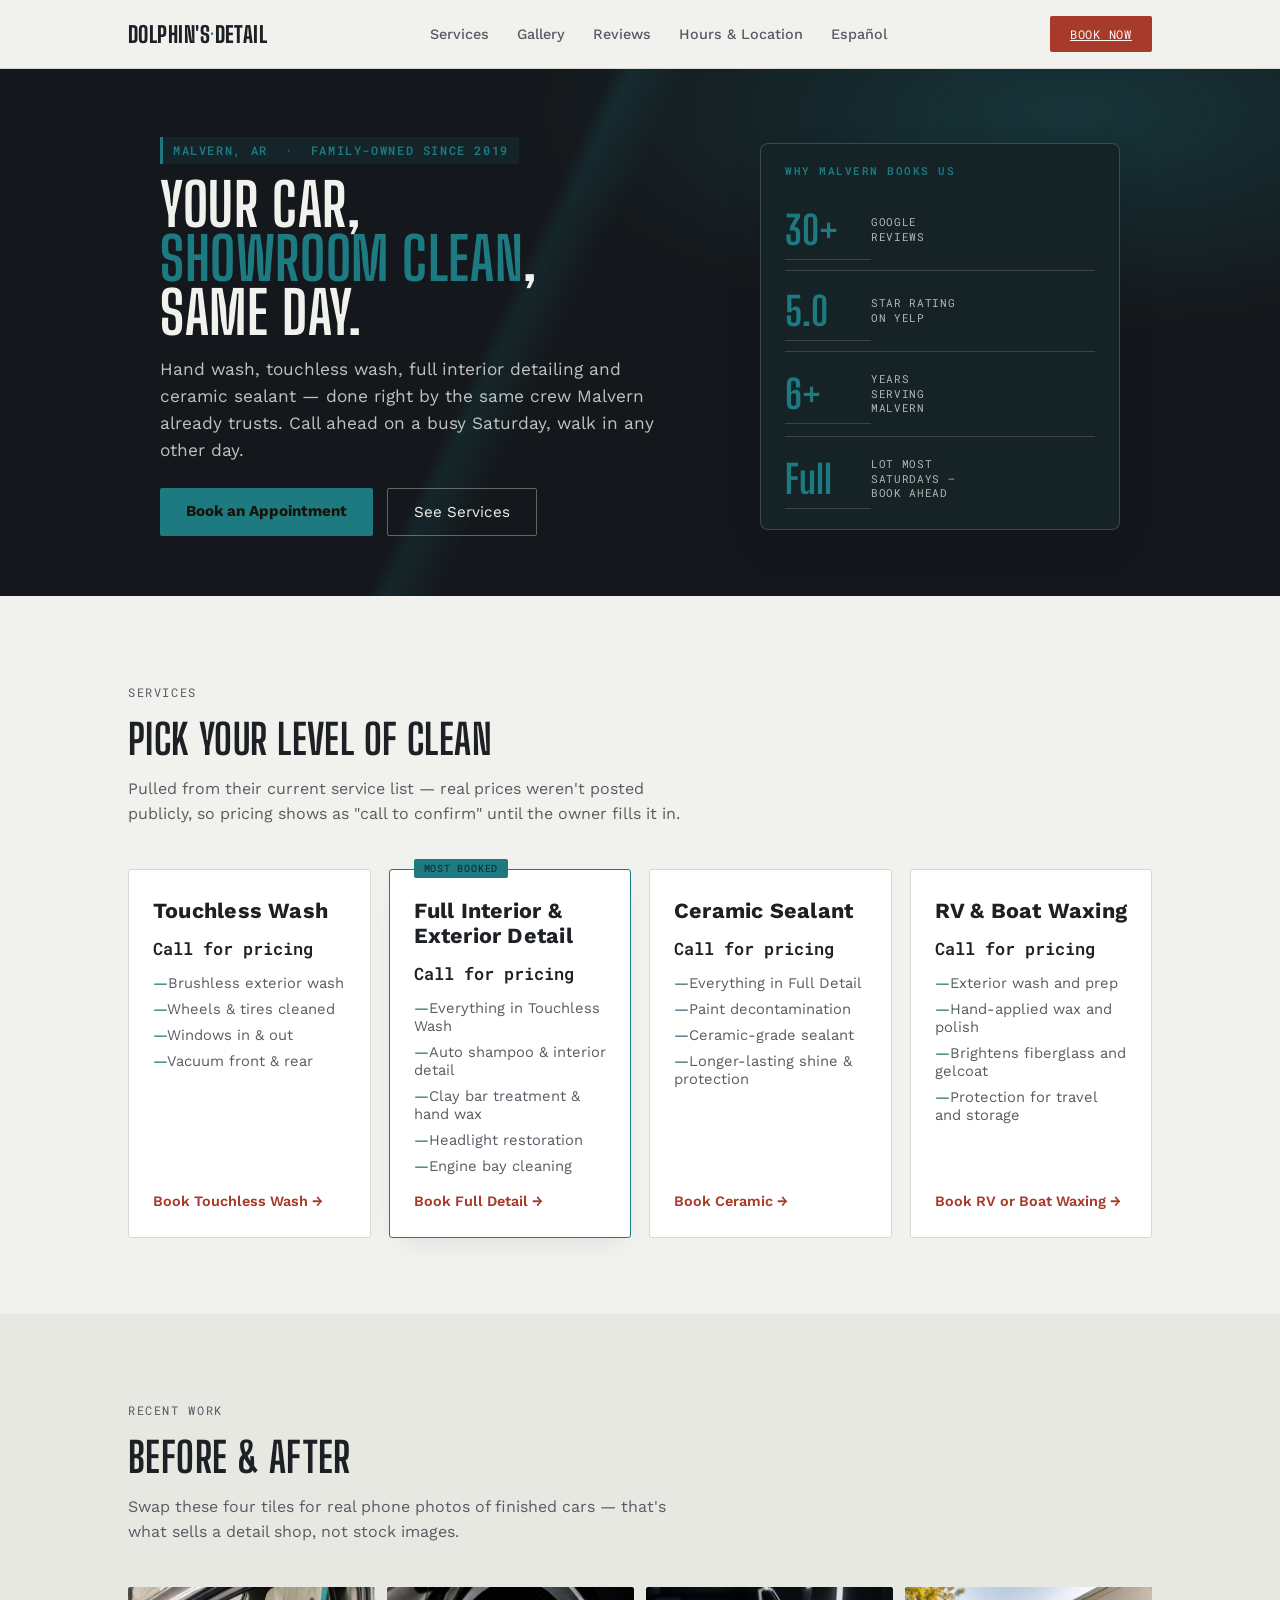
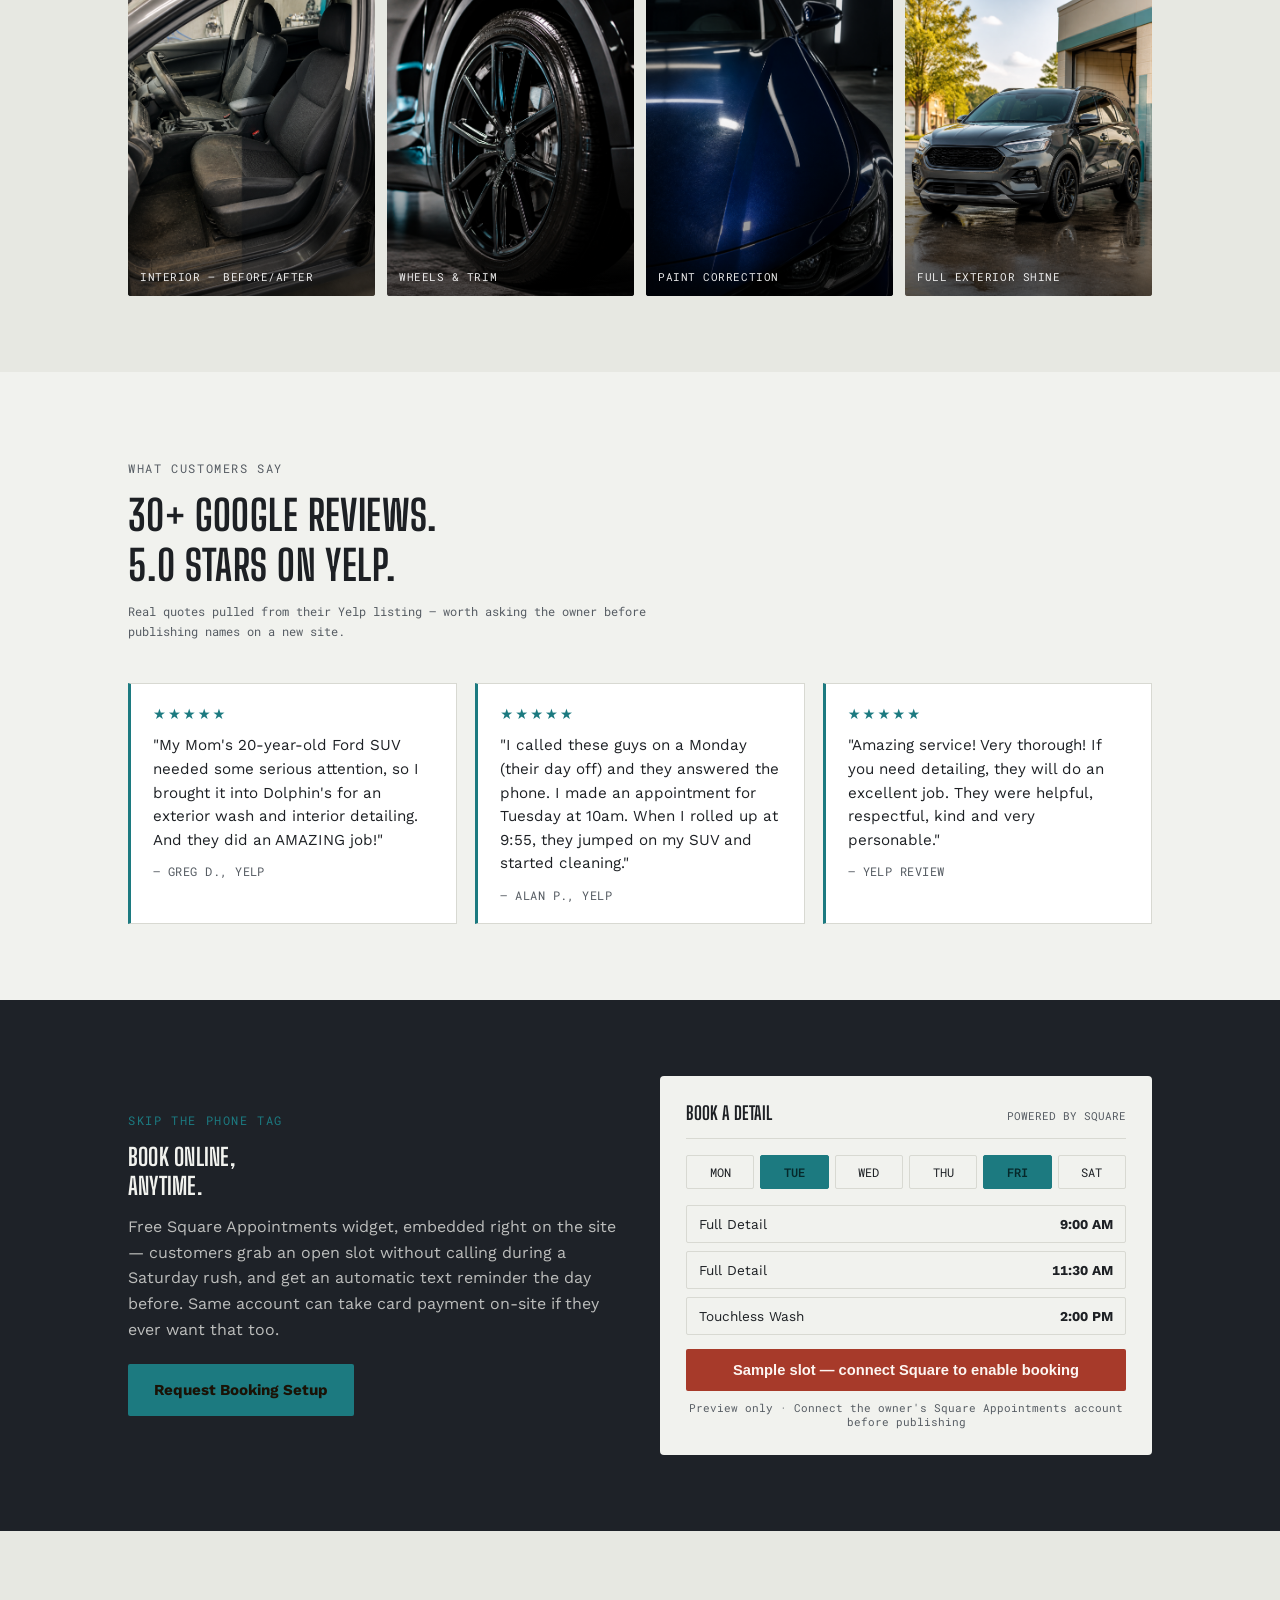
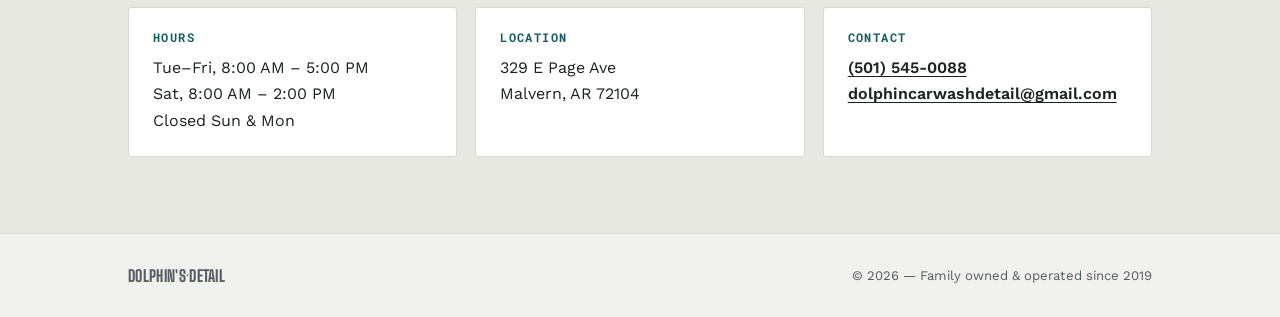
<file: index.html>
<!doctype html>
<html lang="en">
<head>
  <meta charset="utf-8">
  <meta name="viewport" content="width=device-width, initial-scale=1">
  <meta name="description" content="Dolphin's Car Wash & Detail in Malvern, Arkansas. Hand wash, touchless wash, full interior detailing and ceramic sealant.">
  <title>Dolphin's Car Wash & Detail</title>
  <link rel="preconnect" href="https://fonts.googleapis.com">
  <link rel="preconnect" href="https://fonts.gstatic.com" crossorigin>
  <link href="https://fonts.googleapis.com/css2?family=Big+Shoulders+Display:wght@600;700;800&family=Work+Sans:wght@400;500;600;700&family=Roboto+Mono:wght@500;600&display=swap" rel="stylesheet">

<style>
  :root {
    --ink: #14171b;
    --ink-soft: #1e2228;
    --paper: #f1f2ee;
    --paper-dim: #e7e8e2;
    --card: #ffffff;
    --text: #1d2024;
    --text-mute: #565c63;
    --line: #d8d9d2;
    --gold: #1c7a80;
    --gold-deep: #135c61;
    --red: #a73a2a;
    --red-deep: #832c20;
    --shadow: rgba(20, 23, 27, 0.10);
  }

  @media (prefers-color-scheme: dark) {
    :root:not([data-theme="light"]) {
      --ink: #f1f2ee;
      --ink-soft: #dcdcd6;
      --paper: #101215;
      --paper-dim: #17191d;
      --card: #1a1d22;
      --text: #eceee9;
      --text-mute: #a7abaf;
      --line: #2a2d33;
      --gold: #3fb6bd;
      --gold-deep: #1c7a80;
      --red: #c9503b;
      --red-deep: #a73a2a;
      --shadow: rgba(0, 0, 0, 0.45);
    }
  }

  :root[data-theme="dark"] {
    --ink: #f1f2ee;
    --ink-soft: #dcdcd6;
    --paper: #101215;
    --paper-dim: #17191d;
    --card: #1a1d22;
    --text: #eceee9;
    --text-mute: #a7abaf;
    --line: #2a2d33;
    --gold: #3fb6bd;
    --gold-deep: #1c7a80;
    --red: #c9503b;
    --red-deep: #a73a2a;
    --shadow: rgba(0, 0, 0, 0.45);
  }

  * { box-sizing: border-box; }
  html { scroll-behavior: smooth; }
  @media (prefers-reduced-motion: reduce) {
    html { scroll-behavior: auto; }
    * { animation: none !important; transition: none !important; }
  }

  body {
    margin: 0;
    background: var(--paper);
    color: var(--text);
    font-family: "Work Sans", system-ui, sans-serif;
    -webkit-font-smoothing: antialiased;
  }

  h1, h2, h3 {
    font-family: "Big Shoulders Display", system-ui, sans-serif;
    text-transform: uppercase;
    letter-spacing: 0.01em;
    text-wrap: balance;
    margin: 0;
    color: var(--text);
  }

  .wrap {
    max-width: 1080px;
    margin: 0 auto;
    padding: 0 28px;
  }

  .eyebrow {
    font-family: "Roboto Mono", monospace;
    font-size: 0.72rem;
    letter-spacing: 0.14em;
    text-transform: uppercase;
    color: var(--gold-deep);
  }

  nav {
    position: sticky;
    top: 0;
    z-index: 20;
    background: color-mix(in srgb, var(--paper) 88%, transparent);
    backdrop-filter: blur(8px);
    border-bottom: 1px solid var(--line);
  }
  nav .wrap {
    display: flex;
    align-items: center;
    justify-content: space-between;
    height: 68px;
  }
  .brand {
    font-family: "Big Shoulders Display", sans-serif;
    font-weight: 800;
    font-size: 1.4rem;
    letter-spacing: 0.02em;
    text-transform: uppercase;
  }
  .brand span { color: var(--gold); }
  .navlinks {
    display: flex;
    gap: 28px;
    list-style: none;
    margin: 0;
    padding: 0;
    font-size: 0.9rem;
    font-weight: 500;
  }
  .navlinks a { color: var(--text-mute); text-decoration: none; }
  .navlinks a:hover, .navlinks a:focus-visible { color: var(--text); }
  .nav-cta {
    background: var(--red);
    color: #fdf6f2;
    border: none;
    padding: 10px 20px;
    font-family: "Roboto Mono", monospace;
    font-size: 0.78rem;
    letter-spacing: 0.06em;
    text-transform: uppercase;
    cursor: pointer;
    border-radius: 2px;
  }
  .nav-cta:hover { background: var(--red-deep); }

  a:focus-visible, button:focus-visible, .card:focus-visible {
    outline: 2px solid var(--gold);
    outline-offset: 3px;
  }

  .hero {
    position: relative;
    background: var(--ink);
    color: var(--paper);
    overflow: hidden;
  }
  .hero::before {
    content: "";
    position: absolute;
    inset: -20% -10%;
    background:
      radial-gradient(ellipse 60% 50% at 78% 20%, color-mix(in srgb, var(--gold) 30%, transparent), transparent 60%),
      linear-gradient(115deg, transparent 0%, transparent 42%, color-mix(in srgb, var(--gold) 16%, transparent) 43%, transparent 46%);
    pointer-events: none;
  }
  .hero-inner {
    position: relative;
    max-width: 960px;
    padding: 68px 0 60px;
    display: grid;
    grid-template-columns: minmax(0, 1.15fr) minmax(0, 0.85fr);
    gap: 48px;
    align-items: center;
  }
  .hero-inner > div { min-width: 0; }
  .hero h1 {
    font-size: clamp(2.4rem, 4.6vw, 3.9rem);
    line-height: 0.92;
    color: var(--paper);
  }
  .hero .eyebrow {
    display: inline-block;
    margin: 0 0 14px;
    padding: 6px 10px;
    border-left: 3px solid var(--gold);
    background: color-mix(in srgb, var(--gold) 13%, transparent);
    color: var(--gold) !important;
    font-weight: 600;
  }
  .hero h1 em {
    font-style: normal;
    color: var(--gold);
  }
  .hero p.lede {
    font-size: 1.08rem;
    line-height: 1.55;
    color: color-mix(in srgb, var(--paper) 78%, transparent);
    max-width: 46ch;
    margin: 16px 0 24px;
  }
  .hero-ctas { display: flex; gap: 14px; flex-wrap: wrap; }
  .btn-primary {
    background: var(--gold);
    color: #1a1206;
    font-weight: 700;
    text-decoration: none;
    padding: 14px 26px;
    border-radius: 2px;
    font-size: 0.95rem;
    display: inline-block;
  }
  .btn-primary:hover { background: #26999f; }
  .btn-ghost {
    border: 1px solid color-mix(in srgb, var(--paper) 35%, transparent);
    color: var(--paper);
    text-decoration: none;
    padding: 14px 26px;
    border-radius: 2px;
    font-size: 0.95rem;
    display: inline-block;
  }
  .btn-ghost:hover { border-color: var(--gold); color: var(--gold); }

  .hero-stats {
    display: grid;
    grid-template-columns: 1fr;
    gap: 0;
    align-self: center;
    width: 100%;
    min-width: 0;
    max-width: 360px;
    justify-self: end;
    padding: 20px 24px 8px;
    background: color-mix(in srgb, var(--ink) 88%, var(--gold) 12%);
    border: 1px solid color-mix(in srgb, var(--paper) 18%, transparent);
    border-radius: 8px;
    box-shadow: 0 18px 38px var(--shadow);
  }
  .hero-stats::before {
    content: "Why Malvern books us";
    display: block;
    padding-bottom: 12px;
    color: var(--gold);
    font-family: "Roboto Mono", monospace;
    font-size: 0.68rem;
    font-weight: 600;
    letter-spacing: 0.14em;
    text-transform: uppercase;
  }
  .hero-stats div {
    display: grid;
    grid-template-columns: 86px 1fr;
    align-items: center;
    min-height: 60px;
    padding: 10px 0;
    border-bottom: 1px solid color-mix(in srgb, var(--paper) 16%, transparent);
  }
  .hero-stats div:last-child {
    border-bottom: none;
  }
  .hero-stats .num {
    font-family: "Big Shoulders Display", sans-serif;
    font-size: 2.45rem;
    font-weight: 700;
    color: var(--gold);
    font-variant-numeric: tabular-nums;
    line-height: 1;
  }
  .hero-stats .lbl {
    font-family: "Roboto Mono", monospace;
    font-size: 0.68rem;
    letter-spacing: 0.06em;
    text-transform: uppercase;
    color: color-mix(in srgb, var(--paper) 72%, var(--ink) 28%);
    margin-top: 0;
    line-height: 1.35;
    max-width: 18ch;
  }

  section { padding: 76px 0; }
  .section-head {
    max-width: 56ch;
    margin-bottom: 42px;
  }
  .section-head h2 {
    font-size: clamp(1.9rem, 3.4vw, 2.6rem);
    margin-top: 8px;
  }
  .section-head p {
    color: var(--text-mute);
    line-height: 1.6;
    margin-top: 12px;
  }

  .services-grid {
    display: grid;
    grid-template-columns: repeat(auto-fit, minmax(220px, 1fr));
    gap: 18px;
  }
  .card {
    background: var(--card);
    border: 1px solid var(--line);
    padding: 28px 24px;
    border-radius: 3px;
    display: flex;
    flex-direction: column;
    gap: 14px;
  }
  .card.featured {
    border-color: var(--gold);
    box-shadow: 0 12px 28px -12px var(--shadow);
    position: relative;
  }
  .card.featured::before {
    content: "MOST BOOKED";
    position: absolute;
    top: -11px;
    left: 24px;
    background: var(--gold);
    color: #06282a;
    font-family: "Roboto Mono", monospace;
    font-size: 0.62rem;
    letter-spacing: 0.08em;
    padding: 3px 10px;
    border-radius: 2px;
  }
  .card h3 {
    font-size: 1.35rem;
    text-transform: none;
    font-family: "Work Sans", sans-serif;
    font-weight: 700;
  }
  .price {
    font-family: "Roboto Mono", monospace;
    font-size: 1.6rem;
    font-weight: 600;
    color: var(--text);
    font-variant-numeric: tabular-nums;
  }
  .price sup { font-size: 0.85rem; color: var(--text-mute); font-weight: 500; }
  .card ul {
    list-style: none;
    margin: 0;
    padding: 0;
    display: flex;
    flex-direction: column;
    gap: 8px;
    font-size: 0.92rem;
    color: var(--text-mute);
    flex: 1;
  }
  .card ul li::before { content: "\2014 "; color: var(--gold-deep); }
  .card .book-link {
    color: var(--red);
    font-weight: 600;
    text-decoration: none;
    font-size: 0.9rem;
    margin-top: 4px;
  }
  .card .book-link:hover { text-decoration: underline; }

  .gallery-grid {
    display: grid;
    grid-template-columns: repeat(4, 1fr);
    gap: 12px;
  }
  .gallery-grid .shot {
    aspect-ratio: 4/5;
    border-radius: 3px;
    position: relative;
    overflow: hidden;
    display: flex;
    align-items: flex-end;
    padding: 12px;
    background: var(--ink);
  }
  .gallery-grid .shot img {
    position: absolute;
    inset: 0;
    width: 100%;
    height: 100%;
    object-fit: cover;
    transition: transform 300ms ease;
  }
  .gallery-grid .shot:hover img { transform: scale(1.04); }
  .gallery-grid .shot::after {
    content: "";
    position: absolute; inset: 0;
    background: linear-gradient(0deg, rgba(0,0,0,0.62), transparent 58%);
    pointer-events: none;
  }
  .gallery-grid .shot span {
    font-family: "Roboto Mono", monospace;
    font-size: 0.68rem;
    letter-spacing: 0.05em;
    color: rgba(255,255,255,0.9);
    text-transform: uppercase;
    position: relative;
    z-index: 1;
  }

  .testi-note {
    font-family: "Roboto Mono", monospace;
    font-size: 0.78rem;
    color: var(--text-mute);
    margin-bottom: 28px;
  }
  .testi-grid {
    display: grid;
    grid-template-columns: repeat(3, 1fr);
    gap: 18px;
  }
  .testi {
    background: var(--card);
    border: 1px solid var(--line);
    border-left: 3px solid var(--gold);
    padding: 22px 22px 20px;
    display: flex;
    flex-direction: column;
    gap: 12px;
  }
  .testi .stars { color: var(--gold); letter-spacing: 2px; font-size: 0.9rem; }
  .testi p { margin: 0; line-height: 1.55; color: var(--text); font-size: 0.95rem; }
  .testi .who {
    font-family: "Roboto Mono", monospace;
    font-size: 0.72rem;
    color: var(--text-mute);
    text-transform: uppercase;
    letter-spacing: 0.04em;
  }

  .booking {
    background: var(--ink-soft);
    color: var(--paper);
  }
  .booking-inner {
    display: grid;
    grid-template-columns: 1fr 1fr;
    gap: 40px;
    align-items: center;
  }
  .booking .eyebrow { color: var(--gold); }
  .booking h2 { color: var(--paper); margin-top: 8px; }
  .booking p { color: color-mix(in srgb, var(--paper) 75%, transparent); line-height: 1.6; margin-top: 14px; }
  .book-widget {
    background: var(--paper);
    color: var(--text);
    border-radius: 4px;
    padding: 26px;
  }
  .book-widget .bw-head {
    display: flex;
    justify-content: space-between;
    align-items: baseline;
    margin-bottom: 16px;
    border-bottom: 1px solid var(--line);
    padding-bottom: 14px;
  }
  .book-widget .bw-head b { font-family: "Big Shoulders Display", sans-serif; font-size: 1.15rem; text-transform: uppercase; }
  .book-widget .bw-head span { font-family: "Roboto Mono", monospace; font-size: 0.68rem; color: var(--text-mute); }
  .bw-days { display: grid; grid-template-columns: repeat(6, 1fr); gap: 6px; margin-bottom: 16px; }
  .bw-days div {
    text-align: center;
    padding: 8px 0;
    border: 1px solid var(--line);
    border-radius: 2px;
    font-family: "Roboto Mono", monospace;
    font-size: 0.75rem;
  }
  .bw-days div.on { background: var(--gold); color: #06282a; border-color: var(--gold); font-weight: 600; }
  .bw-slot {
    display: flex;
    justify-content: space-between;
    align-items: center;
    padding: 10px 12px;
    border: 1px solid var(--line);
    border-radius: 2px;
    font-size: 0.85rem;
    margin-bottom: 8px;
  }
  .bw-slot b { font-variant-numeric: tabular-nums; }
  .bw-cta {
    width: 100%;
    background: var(--red);
    color: #fdf6f2;
    border: none;
    padding: 13px;
    font-weight: 700;
    border-radius: 2px;
    margin-top: 6px;
    cursor: default;
    font-size: 0.92rem;
  }
  .bw-foot { font-family: "Roboto Mono", monospace; font-size: 0.66rem; color: var(--text-mute); text-align: center; margin-top: 10px; }

  .info-strip {
    display: grid;
    grid-template-columns: repeat(3, 1fr);
    gap: 18px;
  }
  #contact { background: var(--paper-dim); }
  .info-strip .card { min-height: 142px; padding: 22px 24px; gap: 10px; }
  .info-strip .card h3 {
    margin: 0;
    color: var(--gold-deep);
    font-family: "Roboto Mono", monospace;
    font-size: 0.72rem;
    letter-spacing: 0.12em;
    text-transform: uppercase;
  }
  .info-strip .card p { color: var(--text); font-size: 1rem; line-height: 1.65; margin: 0; }
  .info-strip .card a { color: var(--text); font-weight: 600; text-underline-offset: 3px; }

  footer {
    border-top: 1px solid var(--line);
    padding: 32px 0;
  }
  footer .wrap {
    display: flex;
    justify-content: space-between;
    align-items: center;
    font-size: 0.82rem;
    color: var(--text-mute);
  }
  footer .brand { font-size: 1rem; }

  @media (max-width: 860px) {
    .hero-inner { grid-template-columns: 1fr; padding: 64px 0 48px; }
    .services-grid, .gallery-grid, .testi-grid, .info-strip { grid-template-columns: 1fr 1fr; }
    .booking-inner { grid-template-columns: 1fr; }
    .navlinks { display: none; }
  }
  @media (max-width: 560px) {
    .gallery-grid { grid-template-columns: 1fr 1fr; }
    .services-grid, .testi-grid, .info-strip { grid-template-columns: 1fr; }
    .hero-stats { grid-template-columns: 1fr 1fr; }
  }
</style>
</head>

<body>
<nav>
  <div class="wrap">
    <div class="brand">DOLPHIN'S<span>&middot;</span>DETAIL</div>
    <ul class="navlinks">
      <li><a href="#services">Services</a></li>
      <li><a href="#gallery">Gallery</a></li>
      <li><a href="#reviews">Reviews</a></li>
      <li><a href="#book">Hours &amp; Location</a></li>
      <li><a class="lang-switch" href="es/">Español</a></li>
    </ul>
    <a class="nav-cta" href="#book">Book Now</a>
  </div>
</nav>

<header class="hero">
  <div class="wrap hero-inner">
    <div>
      <p class="eyebrow" style="color:var(--gold)">Malvern, AR &nbsp;&middot;&nbsp; Family-owned since 2019</p>
      <h1>Your car,<br><em>showroom clean</em>,<br>same day.</h1>
      <p class="lede">Hand wash, touchless wash, full interior detailing and ceramic sealant &mdash; done right by the same crew Malvern already trusts. Call ahead on a busy Saturday, walk in any other day.</p>
      <div class="hero-ctas">
        <a class="btn-primary" href="#book">Book an Appointment</a>
        <a class="btn-ghost" href="#services">See Services</a>
      </div>
    </div>
    <div class="hero-stats">
      <div><div class="num">30+</div><div class="lbl">Google reviews</div></div>
      <div><div class="num">5.0</div><div class="lbl">Star rating on Yelp</div></div>
      <div><div class="num">6+</div><div class="lbl">Years serving Malvern</div></div>
      <div><div class="num">Full</div><div class="lbl">Lot most Saturdays &mdash; book ahead</div></div>
    </div>
  </div>
</header>

<section id="services">
  <div class="wrap">
    <div class="section-head">
      <p class="eyebrow">Services</p>
      <h2>Pick your level of clean</h2>
      <p>Pulled from their current service list &mdash; real prices weren't posted publicly, so pricing shows as "call to confirm" until the owner fills it in.</p>
    </div>
    <div class="services-grid">
      <div class="card">
        <h3>Touchless Wash</h3>
        <div class="price" style="font-size:1.05rem">Call for pricing</div>
        <ul>
          <li>Brushless exterior wash</li>
          <li>Wheels &amp; tires cleaned</li>
          <li>Windows in &amp; out</li>
          <li>Vacuum front &amp; rear</li>
        </ul>
        <a class="book-link" href="#book">Book Touchless Wash &rarr;</a>
      </div>
      <div class="card featured">
        <h3>Full Interior &amp; Exterior Detail</h3>
        <div class="price" style="font-size:1.05rem">Call for pricing</div>
        <ul>
          <li>Everything in Touchless Wash</li>
          <li>Auto shampoo &amp; interior detail</li>
          <li>Clay bar treatment &amp; hand wax</li>
          <li>Headlight restoration</li>
          <li>Engine bay cleaning</li>
        </ul>
        <a class="book-link" href="#book">Book Full Detail &rarr;</a>
      </div>
      <div class="card">
        <h3>Ceramic Sealant</h3>
        <div class="price" style="font-size:1.05rem">Call for pricing</div>
        <ul>
          <li>Everything in Full Detail</li>
          <li>Paint decontamination</li>
          <li>Ceramic-grade sealant</li>
          <li>Longer-lasting shine &amp; protection</li>
        </ul>
        <a class="book-link" href="#book">Book Ceramic &rarr;</a>
      </div>
      <div class="card">
        <h3>RV &amp; Boat Waxing</h3>
        <div class="price" style="font-size:1.05rem">Call for pricing</div>
        <ul>
          <li>Exterior wash and prep</li>
          <li>Hand-applied wax and polish</li>
          <li>Brightens fiberglass and gelcoat</li>
          <li>Protection for travel and storage</li>
        </ul>
        <a class="book-link" href="#book">Book RV or Boat Waxing &rarr;</a>
      </div>
    </div>
  </div>
</section>

<section id="gallery" style="background:var(--paper-dim)">
  <div class="wrap">
    <div class="section-head">
      <p class="eyebrow">Recent work</p>
      <h2>Before &amp; after</h2>
      <p>Swap these four tiles for real phone photos of finished cars &mdash; that's what sells a detail shop, not stock images.</p>
    </div>
    <div class="gallery-grid">
      <div class="shot g1"><img src="assets/gallery-interior-before-after.png" alt="Car interior shown before and after professional detailing"><span>Interior &mdash; before/after</span></div>
      <div class="shot g2"><img src="assets/gallery-wheels-trim.png" alt="Glossy alloy wheel and freshly dressed tire"><span>Wheels &amp; trim</span></div>
      <div class="shot g3"><img src="assets/gallery-paint-correction.png" alt="Deep blue paint before and after correction"><span>Paint correction</span></div>
      <div class="shot g4"><img src="assets/gallery-exterior-shine.png" alt="Freshly detailed SUV with a full exterior shine"><span>Full exterior shine</span></div>
    </div>
  </div>
</section>

<section id="reviews">
  <div class="wrap">
    <div class="section-head">
      <p class="eyebrow">What customers say</p>
      <h2>30+ Google reviews. 5.0 stars on Yelp.</h2>
      <p class="testi-note">Real quotes pulled from their Yelp listing &mdash; worth asking the owner before publishing names on a new site.</p>
    </div>
    <div class="testi-grid">
      <div class="testi">
        <div class="stars">&#9733;&#9733;&#9733;&#9733;&#9733;</div>
        <p>"My Mom's 20-year-old Ford SUV needed some serious attention, so I brought it into Dolphin's for an exterior wash and interior detailing. And they did an AMAZING job!"</p>
        <div class="who">&mdash; Greg D., Yelp</div>
      </div>
      <div class="testi">
        <div class="stars">&#9733;&#9733;&#9733;&#9733;&#9733;</div>
        <p>"I called these guys on a Monday (their day off) and they answered the phone. I made an appointment for Tuesday at 10am. When I rolled up at 9:55, they jumped on my SUV and started cleaning."</p>
        <div class="who">&mdash; Alan P., Yelp</div>
      </div>
      <div class="testi">
        <div class="stars">&#9733;&#9733;&#9733;&#9733;&#9733;</div>
        <p>"Amazing service! Very thorough! If you need detailing, they will do an excellent job. They were helpful, respectful, kind and very personable."</p>
        <div class="who">&mdash; Yelp review</div>
      </div>
    </div>
  </div>
</section>

<section class="booking" id="book">
  <div class="wrap booking-inner">
    <div>
      <p class="eyebrow">Skip the phone tag</p>
      <h2>Book online,<br>anytime.</h2>
      <p>Free Square Appointments widget, embedded right on the site &mdash; customers grab an open slot without calling during a Saturday rush, and get an automatic text reminder the day before. Same account can take card payment on-site if they ever want that too.</p>
      <p style="margin-top:22px"><a class="btn-primary" href="#contact">Request Booking Setup</a></p>
    </div>
    <div class="book-widget" aria-label="Sample Square Appointments booking widget">
      <div class="bw-head">
        <b>Book a Detail</b>
        <span>POWERED BY SQUARE</span>
      </div>
      <div class="bw-days">
        <div>MON</div><div class="on">TUE</div><div>WED</div><div>THU</div><div class="on">FRI</div><div>SAT</div>
      </div>
      <div class="bw-slot"><span>Full Detail</span><b>9:00 AM</b></div>
      <div class="bw-slot"><span>Full Detail</span><b>11:30 AM</b></div>
      <div class="bw-slot"><span>Touchless Wash</span><b>2:00 PM</b></div>
      <button class="bw-cta" type="button" disabled aria-disabled="true">Sample slot &mdash; connect Square to enable booking</button>
      <div class="bw-foot">Preview only &middot; Connect the owner's Square Appointments account before publishing</div>
    </div>
  </div>
</section>

<section id="contact">
  <div class="wrap">
    <div class="info-strip">
      <div class="card">
        <h3>Hours</h3>
        <p>Tue&ndash;Fri, 8:00 AM &ndash; 5:00 PM<br>Sat, 8:00 AM &ndash; 2:00 PM<br>Closed Sun &amp; Mon</p>
      </div>
      <div class="card">
        <h3>Location</h3>
        <p>329 E Page Ave<br>Malvern, AR 72104</p>
      </div>
      <div class="card">
        <h3>Contact</h3>
        <p><a href="tel:+15015450088">(501) 545-0088</a><br><a href="mailto:dolphincarwashdetail@gmail.com">dolphincarwashdetail@gmail.com</a></p>
      </div>
    </div>
  </div>
</section>

<footer>
  <div class="wrap">
    <div class="brand">DOLPHIN'S&middot;DETAIL</div>
    <div>&copy; 2026 &mdash; Family owned &amp; operated since 2019</div>
  </div>
</footer>
</body>
</html>
</file>
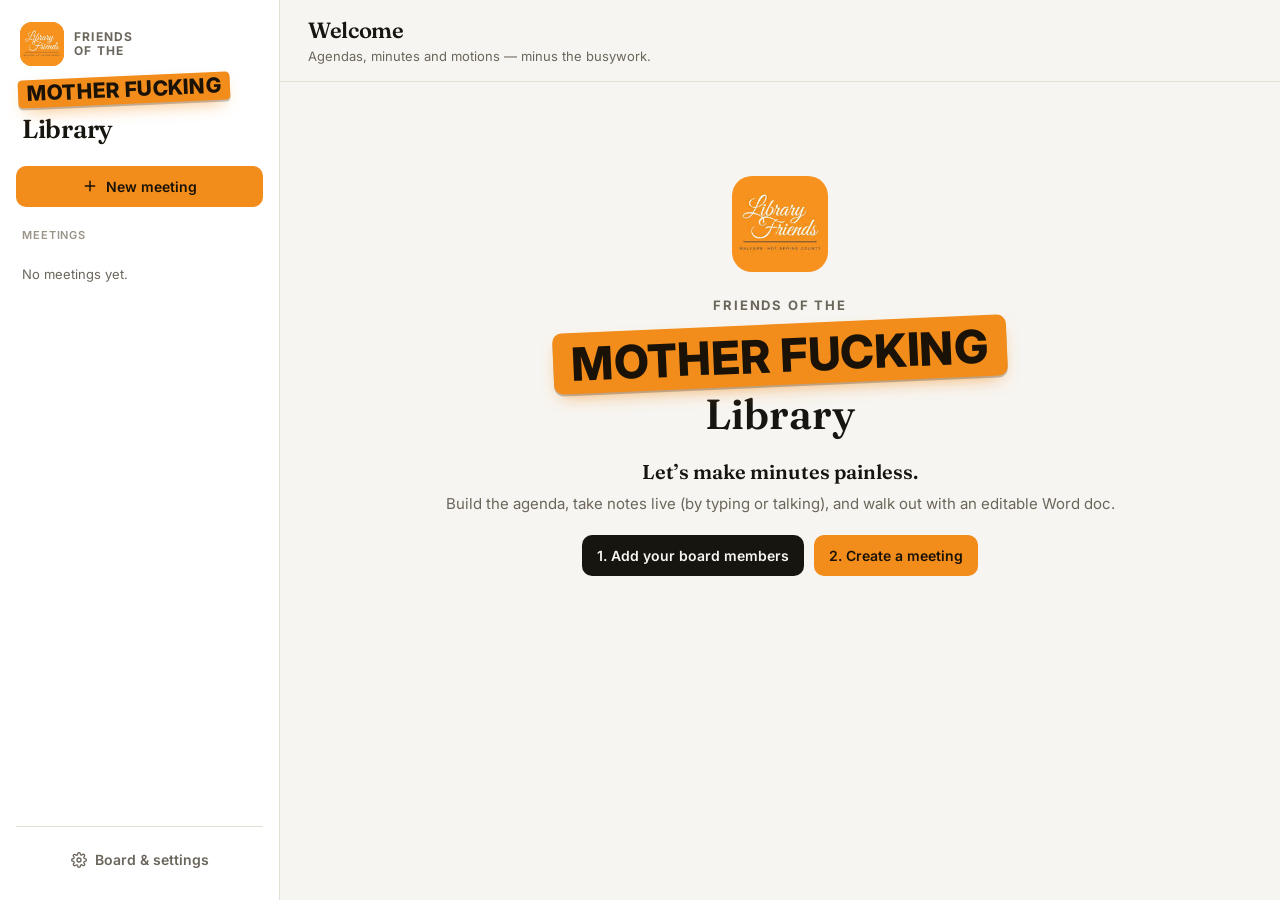
<file: board/index.html>
<!doctype html>
<html lang="en">
<head>
<meta charset="utf-8">
<meta name="viewport" content="width=device-width, initial-scale=1, viewport-fit=cover">
<title>Friends of the Mother Fucking Library</title>
<meta name="description" content="Build board meeting agendas, take minutes live with voice dictation, and export editable Word documents.">
<meta name="theme-color" content="#f28c1b">
<link rel="icon" href="assets/logo.png">
<link rel="preconnect" href="https://fonts.googleapis.com">
<link rel="preconnect" href="https://fonts.gstatic.com" crossorigin>
<link href="https://fonts.googleapis.com/css2?family=Inter:wght@400;500;600;700&family=Fraunces:opsz,wght@9..144,600&display=swap" rel="stylesheet">
<link rel="stylesheet" href="styles.css">
</head>
<body>
<div class="app">
  <aside class="sidebar" id="sidebar">
    <div class="brand" aria-label="Friends of the Mother Fucking Library">
      <div class="brand-top">
        <div class="brand-mark"><img src="assets/logo.png" alt=""></div>
        <div class="brand-kicker">Friends<br>of the</div>
      </div>
      <div class="mf">Mother Fucking</div>
      <div class="brand-name">Library</div>
    </div>
    <button class="btn btn-primary btn-block" id="newMeetingBtn">
      <svg viewBox="0 0 24 24" width="16" height="16" fill="none" stroke="currentColor" stroke-width="2.2" stroke-linecap="round"><path d="M12 5v14M5 12h14"/></svg>
      New meeting
    </button>
    <div class="side-label">Meetings</div>
    <nav class="meeting-list" id="meetingList"></nav>
    <div class="side-foot">
      <button class="btn btn-ghost btn-block" id="settingsBtn">
        <svg viewBox="0 0 24 24" width="16" height="16" fill="none" stroke="currentColor" stroke-width="2" stroke-linecap="round" stroke-linejoin="round"><circle cx="12" cy="12" r="3"/><path d="M19.4 15a1.7 1.7 0 0 0 .3 1.8l.1.1a2 2 0 1 1-2.8 2.8l-.1-.1a1.7 1.7 0 0 0-1.8-.3 1.7 1.7 0 0 0-1 1.5V21a2 2 0 1 1-4 0v-.1a1.7 1.7 0 0 0-1.1-1.5 1.7 1.7 0 0 0-1.8.3l-.1.1a2 2 0 1 1-2.8-2.8l.1-.1a1.7 1.7 0 0 0 .3-1.8 1.7 1.7 0 0 0-1.5-1H3a2 2 0 1 1 0-4h.1a1.7 1.7 0 0 0 1.5-1.1 1.7 1.7 0 0 0-.3-1.8l-.1-.1a2 2 0 1 1 2.8-2.8l.1.1a1.7 1.7 0 0 0 1.8.3H9a1.7 1.7 0 0 0 1-1.5V3a2 2 0 1 1 4 0v.1a1.7 1.7 0 0 0 1 1.5 1.7 1.7 0 0 0 1.8-.3l.1-.1a2 2 0 1 1 2.8 2.8l-.1.1a1.7 1.7 0 0 0-.3 1.8V9a1.7 1.7 0 0 0 1.5 1H21a2 2 0 1 1 0 4h-.1a1.7 1.7 0 0 0-1.5 1z"/></svg>
        Board &amp; settings
      </button>
    </div>
  </aside>
  <div class="scrim" id="scrim"></div>

  <main class="main">
    <div class="mobile-brand" aria-hidden="true">
      <img src="assets/logo.png" alt="">
      <span class="mb-small">Friends of the</span>
      <span class="mf">Mother Fucking</span>
      <span class="mb-lib">Library</span>
    </div>
    <header class="topbar">
      <button class="icon-btn menu-btn" id="menuBtn" aria-label="Open meetings list">
        <svg viewBox="0 0 24 24" width="20" height="20" fill="none" stroke="currentColor" stroke-width="2" stroke-linecap="round"><path d="M4 6h16M4 12h16M4 18h16"/></svg>
      </button>
      <div class="meeting-head" id="meetingHead"></div>
      <button class="icon-btn" id="delMeetingBtn" data-act="del-meeting" title="Delete this meeting" aria-label="Delete this meeting" hidden>
        <svg viewBox="0 0 24 24" width="16" height="16" fill="none" stroke="currentColor" stroke-width="2" stroke-linecap="round" stroke-linejoin="round"><path d="M4 7h16M10 11v6M14 11v6M6 7l1 13h10l1-13M9 7V4h6v3"/></svg>
      </button>
      <div class="rec-pill" id="recPill" hidden>
        <span class="rec-dot"></span><span id="recTime">00:00</span>
      </div>
    </header>

    <div class="tabs" role="tablist" id="tabs">
      <button role="tab" data-tab="agenda" class="tab">
        <span class="tab-num">1</span> Agenda
      </button>
      <button role="tab" data-tab="live" class="tab">
        <span class="tab-num">2</span> <span><span class="long">Take </span>minutes</span>
      </button>
      <button role="tab" data-tab="export" class="tab">
        <span class="tab-num">3</span> <span><span class="long">Review &amp; </span>export</span>
      </button>
    </div>

    <section class="view" id="view"></section>
  </main>
</div>

<div class="toast" id="toast" role="status" aria-live="polite"></div>
<dialog class="modal" id="modal"></dialog>

<script src="app.js"></script>
</body>
</html>
</file>
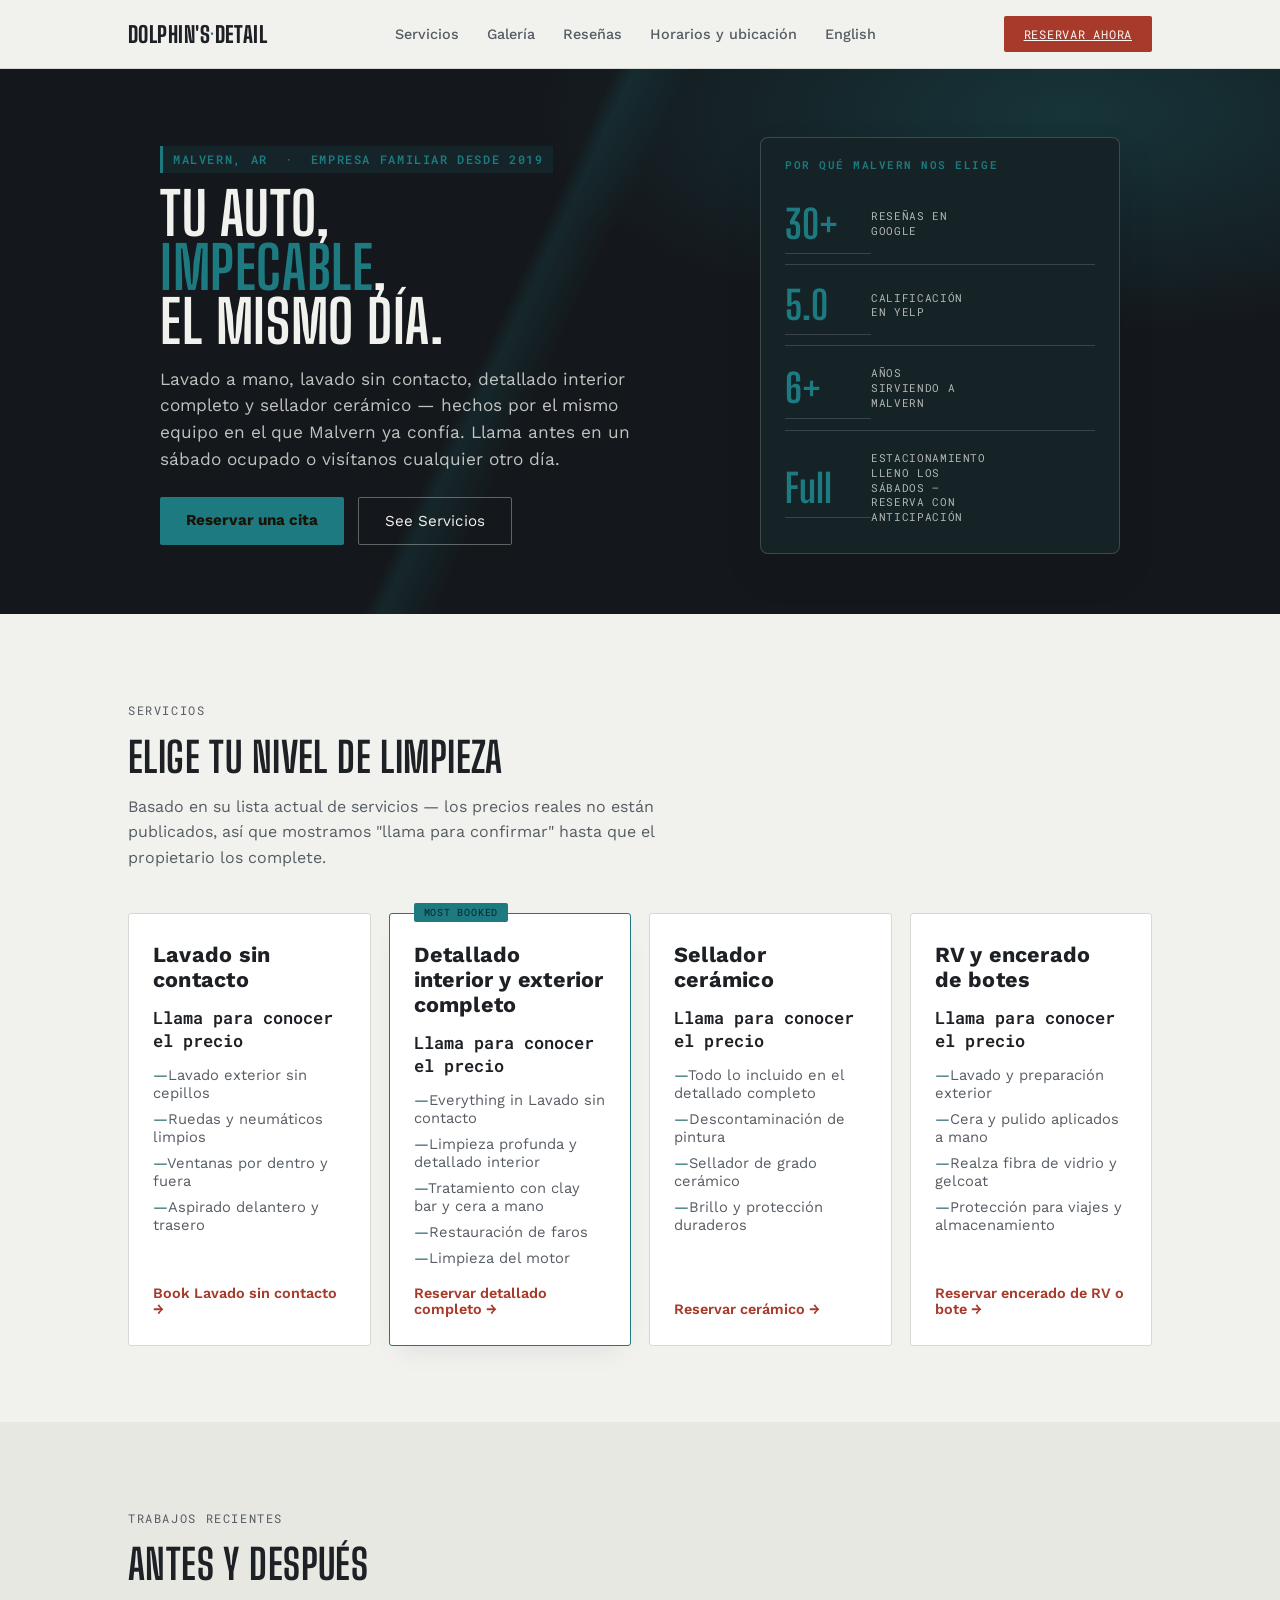
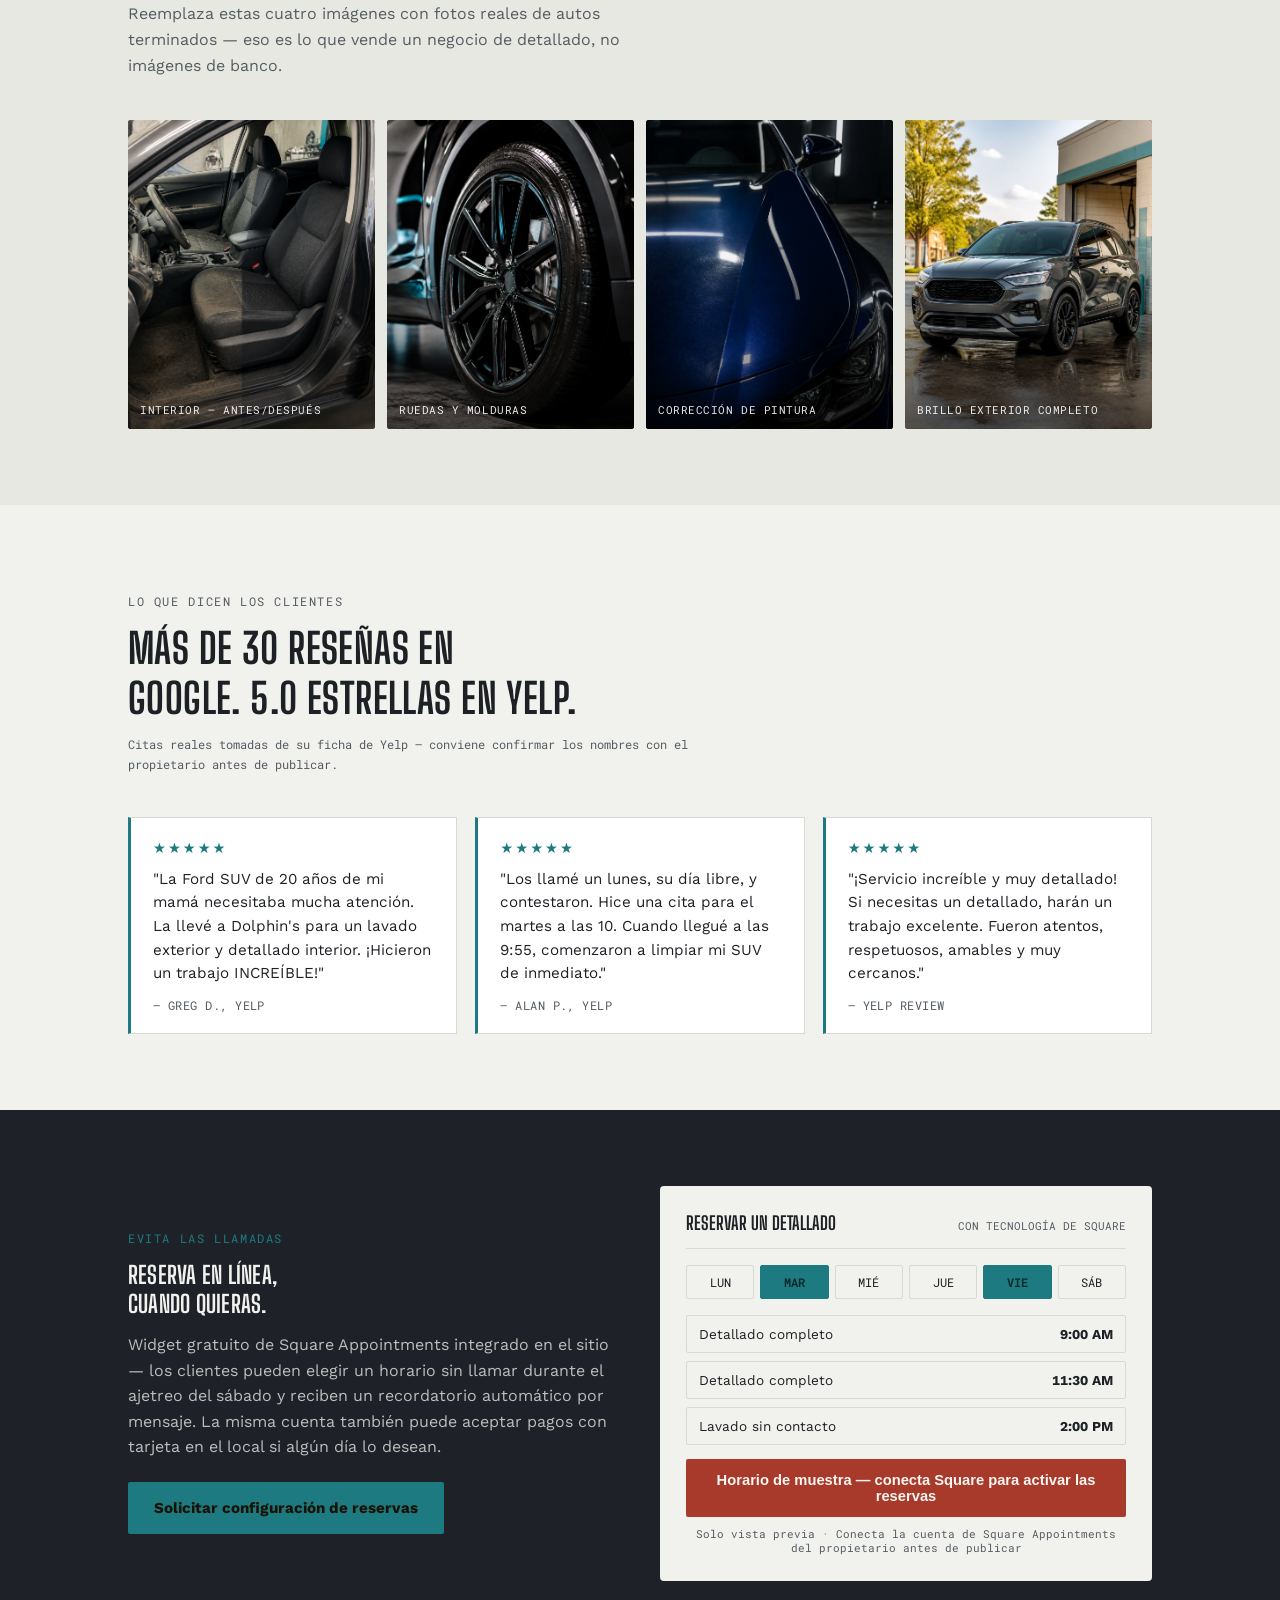
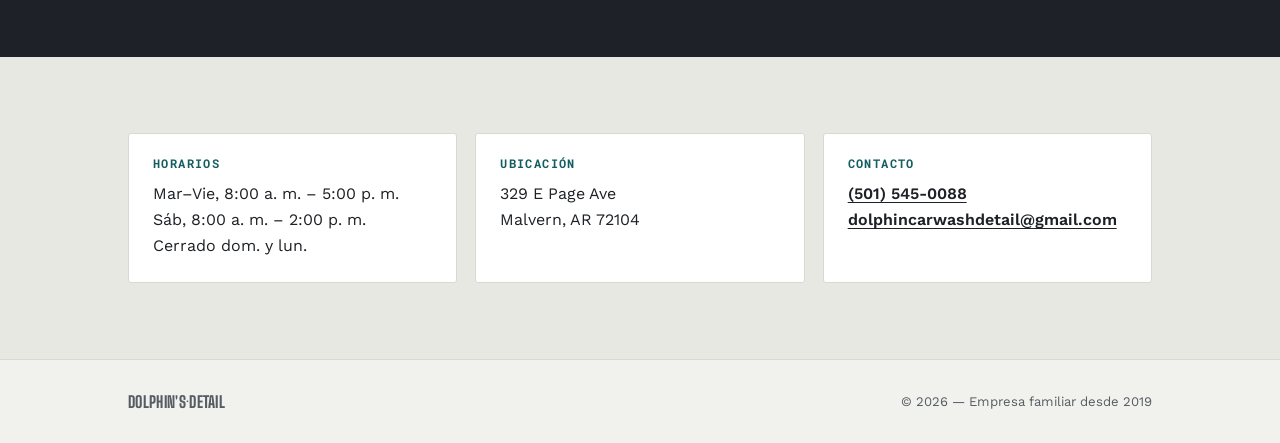
<file: es/index.html>
<!doctype html>
<html lang="es">
<head>
  <meta charset="utf-8">
  <meta name="viewport" content="width=device-width, initial-scale=1">
  <meta name="description" content="Dolphin's Car Wash &amp; Detail en Malvern, Arkansas. Lavado a mano, lavado sin contacto, detallado interior completo y sellador cerámico.">
  <title>Dolphin's Car Wash &amp; Detail | Español</title>
  <link rel="preconnect" href="https://fonts.googleapis.com">
  <link rel="preconnect" href="https://fonts.gstatic.com" crossorigin>
  <link href="https://fonts.googleapis.com/css2?family=Big+Shoulders+Display:wght@600;700;800&family=Work+Sans:wght@400;500;600;700&family=Roboto+Mono:wght@500;600&display=swap" rel="stylesheet">

<style>
  :root {
    --ink: #14171b;
    --ink-soft: #1e2228;
    --paper: #f1f2ee;
    --paper-dim: #e7e8e2;
    --card: #ffffff;
    --text: #1d2024;
    --text-mute: #565c63;
    --line: #d8d9d2;
    --gold: #1c7a80;
    --gold-deep: #135c61;
    --red: #a73a2a;
    --red-deep: #832c20;
    --shadow: rgba(20, 23, 27, 0.10);
  }

  @media (prefers-color-scheme: dark) {
    :root:not([data-theme="light"]) {
      --ink: #f1f2ee;
      --ink-soft: #dcdcd6;
      --paper: #101215;
      --paper-dim: #17191d;
      --card: #1a1d22;
      --text: #eceee9;
      --text-mute: #a7abaf;
      --line: #2a2d33;
      --gold: #3fb6bd;
      --gold-deep: #1c7a80;
      --red: #c9503b;
      --red-deep: #a73a2a;
      --shadow: rgba(0, 0, 0, 0.45);
    }
  }

  :root[data-theme="dark"] {
    --ink: #f1f2ee;
    --ink-soft: #dcdcd6;
    --paper: #101215;
    --paper-dim: #17191d;
    --card: #1a1d22;
    --text: #eceee9;
    --text-mute: #a7abaf;
    --line: #2a2d33;
    --gold: #3fb6bd;
    --gold-deep: #1c7a80;
    --red: #c9503b;
    --red-deep: #a73a2a;
    --shadow: rgba(0, 0, 0, 0.45);
  }

  * { box-sizing: border-box; }
  html { scroll-behavior: smooth; }
  @media (prefers-reduced-motion: reduce) {
    html { scroll-behavior: auto; }
    * { animation: none !important; transition: none !important; }
  }

  body {
    margin: 0;
    background: var(--paper);
    color: var(--text);
    font-family: "Work Sans", system-ui, sans-serif;
    -webkit-font-smoothing: antialiased;
  }

  h1, h2, h3 {
    font-family: "Big Shoulders Display", system-ui, sans-serif;
    text-transform: uppercase;
    letter-spacing: 0.01em;
    text-wrap: balance;
    margin: 0;
    color: var(--text);
  }

  .wrap {
    max-width: 1080px;
    margin: 0 auto;
    padding: 0 28px;
  }

  .eyebrow {
    font-family: "Roboto Mono", monospace;
    font-size: 0.72rem;
    letter-spacing: 0.14em;
    text-transform: uppercase;
    color: var(--gold-deep);
  }

  nav {
    position: sticky;
    top: 0;
    z-index: 20;
    background: color-mix(in srgb, var(--paper) 88%, transparent);
    backdrop-filter: blur(8px);
    border-bottom: 1px solid var(--line);
  }
  nav .wrap {
    display: flex;
    align-items: center;
    justify-content: space-between;
    height: 68px;
  }
  .brand {
    font-family: "Big Shoulders Display", sans-serif;
    font-weight: 800;
    font-size: 1.4rem;
    letter-spacing: 0.02em;
    text-transform: uppercase;
  }
  .brand span { color: var(--gold); }
  .navlinks {
    display: flex;
    gap: 28px;
    list-style: none;
    margin: 0;
    padding: 0;
    font-size: 0.9rem;
    font-weight: 500;
  }
  .navlinks a { color: var(--text-mute); text-decoration: none; }
  .navlinks a:hover, .navlinks a:focus-visible { color: var(--text); }
  .nav-cta {
    background: var(--red);
    color: #fdf6f2;
    border: none;
    padding: 10px 20px;
    font-family: "Roboto Mono", monospace;
    font-size: 0.78rem;
    letter-spacing: 0.06em;
    text-transform: uppercase;
    cursor: pointer;
    border-radius: 2px;
  }
  .nav-cta:hover { background: var(--red-deep); }

  a:focus-visible, button:focus-visible, .card:focus-visible {
    outline: 2px solid var(--gold);
    outline-offset: 3px;
  }

  .hero {
    position: relative;
    background: var(--ink);
    color: var(--paper);
    overflow: hidden;
  }
  .hero::before {
    content: "";
    position: absolute;
    inset: -20% -10%;
    background:
      radial-gradient(ellipse 60% 50% at 78% 20%, color-mix(in srgb, var(--gold) 30%, transparent), transparent 60%),
      linear-gradient(115deg, transparent 0%, transparent 42%, color-mix(in srgb, var(--gold) 16%, transparent) 43%, transparent 46%);
    pointer-events: none;
  }
  .hero-inner {
    position: relative;
    max-width: 960px;
    padding: 68px 0 60px;
    display: grid;
    grid-template-columns: minmax(0, 1.15fr) minmax(0, 0.85fr);
    gap: 48px;
    align-items: center;
  }
  .hero-inner > div { min-width: 0; }
  .hero h1 {
    font-size: clamp(2.4rem, 4.6vw, 3.9rem);
    line-height: 0.92;
    color: var(--paper);
  }
  .hero .eyebrow {
    display: inline-block;
    margin: 0 0 14px;
    padding: 6px 10px;
    border-left: 3px solid var(--gold);
    background: color-mix(in srgb, var(--gold) 13%, transparent);
    color: var(--gold) !important;
    font-weight: 600;
  }
  .hero h1 em {
    font-style: normal;
    color: var(--gold);
  }
  .hero p.lede {
    font-size: 1.08rem;
    line-height: 1.55;
    color: color-mix(in srgb, var(--paper) 78%, transparent);
    max-width: 46ch;
    margin: 16px 0 24px;
  }
  .hero-ctas { display: flex; gap: 14px; flex-wrap: wrap; }
  .btn-primary {
    background: var(--gold);
    color: #1a1206;
    font-weight: 700;
    text-decoration: none;
    padding: 14px 26px;
    border-radius: 2px;
    font-size: 0.95rem;
    display: inline-block;
  }
  .btn-primary:hover { background: #26999f; }
  .btn-ghost {
    border: 1px solid color-mix(in srgb, var(--paper) 35%, transparent);
    color: var(--paper);
    text-decoration: none;
    padding: 14px 26px;
    border-radius: 2px;
    font-size: 0.95rem;
    display: inline-block;
  }
  .btn-ghost:hover { border-color: var(--gold); color: var(--gold); }

  .hero-stats {
    display: grid;
    grid-template-columns: 1fr;
    gap: 0;
    align-self: center;
    width: 100%;
    min-width: 0;
    max-width: 360px;
    justify-self: end;
    padding: 20px 24px 8px;
    background: color-mix(in srgb, var(--ink) 88%, var(--gold) 12%);
    border: 1px solid color-mix(in srgb, var(--paper) 18%, transparent);
    border-radius: 8px;
    box-shadow: 0 18px 38px var(--shadow);
  }
  .hero-stats::before {
    content: "Por qué Malvern nos elige";
    display: block;
    padding-bottom: 12px;
    color: var(--gold);
    font-family: "Roboto Mono", monospace;
    font-size: 0.68rem;
    font-weight: 600;
    letter-spacing: 0.14em;
    text-transform: uppercase;
  }
  .hero-stats div {
    display: grid;
    grid-template-columns: 86px 1fr;
    align-items: center;
    min-height: 60px;
    padding: 10px 0;
    border-bottom: 1px solid color-mix(in srgb, var(--paper) 16%, transparent);
  }
  .hero-stats div:last-child {
    border-bottom: none;
  }
  .hero-stats .num {
    font-family: "Big Shoulders Display", sans-serif;
    font-size: 2.45rem;
    font-weight: 700;
    color: var(--gold);
    font-variant-numeric: tabular-nums;
    line-height: 1;
  }
  .hero-stats .lbl {
    font-family: "Roboto Mono", monospace;
    font-size: 0.68rem;
    letter-spacing: 0.06em;
    text-transform: uppercase;
    color: color-mix(in srgb, var(--paper) 72%, var(--ink) 28%);
    margin-top: 0;
    line-height: 1.35;
    max-width: 18ch;
  }

  section { padding: 76px 0; }
  .section-head {
    max-width: 56ch;
    margin-bottom: 42px;
  }
  .section-head h2 {
    font-size: clamp(1.9rem, 3.4vw, 2.6rem);
    margin-top: 8px;
  }
  .section-head p {
    color: var(--text-mute);
    line-height: 1.6;
    margin-top: 12px;
  }

  .services-grid {
    display: grid;
    grid-template-columns: repeat(auto-fit, minmax(220px, 1fr));
    gap: 18px;
  }
  .card {
    background: var(--card);
    border: 1px solid var(--line);
    padding: 28px 24px;
    border-radius: 3px;
    display: flex;
    flex-direction: column;
    gap: 14px;
  }
  .card.featured {
    border-color: var(--gold);
    box-shadow: 0 12px 28px -12px var(--shadow);
    position: relative;
  }
  .card.featured::before {
    content: "MOST BOOKED";
    position: absolute;
    top: -11px;
    left: 24px;
    background: var(--gold);
    color: #06282a;
    font-family: "Roboto Mono", monospace;
    font-size: 0.62rem;
    letter-spacing: 0.08em;
    padding: 3px 10px;
    border-radius: 2px;
  }
  .card h3 {
    font-size: 1.35rem;
    text-transform: none;
    font-family: "Work Sans", sans-serif;
    font-weight: 700;
  }
  .price {
    font-family: "Roboto Mono", monospace;
    font-size: 1.6rem;
    font-weight: 600;
    color: var(--text);
    font-variant-numeric: tabular-nums;
  }
  .price sup { font-size: 0.85rem; color: var(--text-mute); font-weight: 500; }
  .card ul {
    list-style: none;
    margin: 0;
    padding: 0;
    display: flex;
    flex-direction: column;
    gap: 8px;
    font-size: 0.92rem;
    color: var(--text-mute);
    flex: 1;
  }
  .card ul li::before { content: "\2014 "; color: var(--gold-deep); }
  .card .book-link {
    color: var(--red);
    font-weight: 600;
    text-decoration: none;
    font-size: 0.9rem;
    margin-top: 4px;
  }
  .card .book-link:hover { text-decoration: underline; }

  .gallery-grid {
    display: grid;
    grid-template-columns: repeat(4, 1fr);
    gap: 12px;
  }
  .gallery-grid .shot {
    aspect-ratio: 4/5;
    border-radius: 3px;
    position: relative;
    overflow: hidden;
    display: flex;
    align-items: flex-end;
    padding: 12px;
    background: var(--ink);
  }
  .gallery-grid .shot img {
    position: absolute;
    inset: 0;
    width: 100%;
    height: 100%;
    object-fit: cover;
    transition: transform 300ms ease;
  }
  .gallery-grid .shot:hover img { transform: scale(1.04); }
  .gallery-grid .shot::after {
    content: "";
    position: absolute; inset: 0;
    background: linear-gradient(0deg, rgba(0,0,0,0.62), transparent 58%);
    pointer-events: none;
  }
  .gallery-grid .shot span {
    font-family: "Roboto Mono", monospace;
    font-size: 0.68rem;
    letter-spacing: 0.05em;
    color: rgba(255,255,255,0.9);
    text-transform: uppercase;
    position: relative;
    z-index: 1;
  }

  .testi-note {
    font-family: "Roboto Mono", monospace;
    font-size: 0.78rem;
    color: var(--text-mute);
    margin-bottom: 28px;
  }
  .testi-grid {
    display: grid;
    grid-template-columns: repeat(3, 1fr);
    gap: 18px;
  }
  .testi {
    background: var(--card);
    border: 1px solid var(--line);
    border-left: 3px solid var(--gold);
    padding: 22px 22px 20px;
    display: flex;
    flex-direction: column;
    gap: 12px;
  }
  .testi .stars { color: var(--gold); letter-spacing: 2px; font-size: 0.9rem; }
  .testi p { margin: 0; line-height: 1.55; color: var(--text); font-size: 0.95rem; }
  .testi .who {
    font-family: "Roboto Mono", monospace;
    font-size: 0.72rem;
    color: var(--text-mute);
    text-transform: uppercase;
    letter-spacing: 0.04em;
  }

  .booking {
    background: var(--ink-soft);
    color: var(--paper);
  }
  .booking-inner {
    display: grid;
    grid-template-columns: 1fr 1fr;
    gap: 40px;
    align-items: center;
  }
  .booking .eyebrow { color: var(--gold); }
  .booking h2 { color: var(--paper); margin-top: 8px; }
  .booking p { color: color-mix(in srgb, var(--paper) 75%, transparent); line-height: 1.6; margin-top: 14px; }
  .book-widget {
    background: var(--paper);
    color: var(--text);
    border-radius: 4px;
    padding: 26px;
  }
  .book-widget .bw-head {
    display: flex;
    justify-content: space-between;
    align-items: baseline;
    margin-bottom: 16px;
    border-bottom: 1px solid var(--line);
    padding-bottom: 14px;
  }
  .book-widget .bw-head b { font-family: "Big Shoulders Display", sans-serif; font-size: 1.15rem; text-transform: uppercase; }
  .book-widget .bw-head span { font-family: "Roboto Mono", monospace; font-size: 0.68rem; color: var(--text-mute); }
  .bw-days { display: grid; grid-template-columns: repeat(6, 1fr); gap: 6px; margin-bottom: 16px; }
  .bw-days div {
    text-align: center;
    padding: 8px 0;
    border: 1px solid var(--line);
    border-radius: 2px;
    font-family: "Roboto Mono", monospace;
    font-size: 0.75rem;
  }
  .bw-days div.on { background: var(--gold); color: #06282a; border-color: var(--gold); font-weight: 600; }
  .bw-slot {
    display: flex;
    justify-content: space-between;
    align-items: center;
    padding: 10px 12px;
    border: 1px solid var(--line);
    border-radius: 2px;
    font-size: 0.85rem;
    margin-bottom: 8px;
  }
  .bw-slot b { font-variant-numeric: tabular-nums; }
  .bw-cta {
    width: 100%;
    background: var(--red);
    color: #fdf6f2;
    border: none;
    padding: 13px;
    font-weight: 700;
    border-radius: 2px;
    margin-top: 6px;
    cursor: default;
    font-size: 0.92rem;
  }
  .bw-foot { font-family: "Roboto Mono", monospace; font-size: 0.66rem; color: var(--text-mute); text-align: center; margin-top: 10px; }

  .info-strip {
    display: grid;
    grid-template-columns: repeat(3, 1fr);
    gap: 18px;
  }
  #contact { background: var(--paper-dim); }
  .info-strip .card { min-height: 142px; padding: 22px 24px; gap: 10px; }
  .info-strip .card h3 {
    margin: 0;
    color: var(--gold-deep);
    font-family: "Roboto Mono", monospace;
    font-size: 0.72rem;
    letter-spacing: 0.12em;
    text-transform: uppercase;
  }
  .info-strip .card p { color: var(--text); font-size: 1rem; line-height: 1.65; margin: 0; }
  .info-strip .card a { color: var(--text); font-weight: 600; text-underline-offset: 3px; }

  footer {
    border-top: 1px solid var(--line);
    padding: 32px 0;
  }
  footer .wrap {
    display: flex;
    justify-content: space-between;
    align-items: center;
    font-size: 0.82rem;
    color: var(--text-mute);
  }
  footer .brand { font-size: 1rem; }

  @media (max-width: 860px) {
    .hero-inner { grid-template-columns: 1fr; padding: 64px 0 48px; }
    .services-grid, .gallery-grid, .testi-grid, .info-strip { grid-template-columns: 1fr 1fr; }
    .booking-inner { grid-template-columns: 1fr; }
    .navlinks { display: none; }
  }
  @media (max-width: 560px) {
    .gallery-grid { grid-template-columns: 1fr 1fr; }
    .services-grid, .testi-grid, .info-strip { grid-template-columns: 1fr; }
    .hero-stats { grid-template-columns: 1fr 1fr; }
  }
</style>
</head>

<body>
<nav>
  <div class="wrap">
    <div class="brand">DOLPHIN'S<span>&middot;</span>DETAIL</div>
    <ul class="navlinks">
      <li><a href="#services">Servicios</a></li>
      <li><a href="#gallery">Galería</a></li>
      <li><a href="#reviews">Reseñas</a></li>
      <li><a href="#book">Horarios y ubicación</a></li>
      <li><a class="lang-switch" href="../">English</a></li>
    </ul>
    <a class="nav-cta" href="#book">Reservar ahora</a>
  </div>
</nav>

<header class="hero">
  <div class="wrap hero-inner">
    <div>
      <p class="eyebrow" style="color:var(--gold)">Malvern, AR &nbsp;&middot;&nbsp; Empresa familiar desde 2019</p>
      <h1>Tu auto,<br><em>impecable</em>,<br>el mismo día.</h1>
      <p class="lede">Lavado a mano, lavado sin contacto, detallado interior completo y sellador cerámico &mdash; hechos por el mismo equipo en el que Malvern ya confía. Llama antes en un sábado ocupado o visítanos cualquier otro día.</p>
      <div class="hero-ctas">
        <a class="btn-primary" href="#book">Reservar una cita</a>
        <a class="btn-ghost" href="#services">See Servicios</a>
      </div>
    </div>
    <div class="hero-stats">
      <div><div class="num">30+</div><div class="lbl">Reseñas en Google</div></div>
      <div><div class="num">5.0</div><div class="lbl">Calificación en Yelp</div></div>
      <div><div class="num">6+</div><div class="lbl">Años sirviendo a Malvern</div></div>
      <div><div class="num">Full</div><div class="lbl">Estacionamiento lleno los sábados &mdash; reserva con anticipación</div></div>
    </div>
  </div>
</header>

<section id="services">
  <div class="wrap">
    <div class="section-head">
      <p class="eyebrow">Servicios</p>
      <h2>Elige tu nivel de limpieza</h2>
      <p>Basado en su lista actual de servicios &mdash; los precios reales no están publicados, así que mostramos "llama para confirmar" hasta que el propietario los complete.</p>
    </div>
    <div class="services-grid">
      <div class="card">
        <h3>Lavado sin contacto</h3>
        <div class="price" style="font-size:1.05rem">Llama para conocer el precio</div>
        <ul>
          <li>Lavado exterior sin cepillos</li>
          <li>Ruedas y neumáticos limpios</li>
          <li>Ventanas por dentro y fuera</li>
          <li>Aspirado delantero y trasero</li>
        </ul>
        <a class="book-link" href="#book">Book Lavado sin contacto &rarr;</a>
      </div>
      <div class="card featured">
        <h3>Detallado interior y exterior completo</h3>
        <div class="price" style="font-size:1.05rem">Llama para conocer el precio</div>
        <ul>
          <li>Everything in Lavado sin contacto</li>
          <li>Limpieza profunda y detallado interior</li>
          <li>Tratamiento con clay bar y cera a mano</li>
          <li>Restauración de faros</li>
          <li>Limpieza del motor</li>
        </ul>
        <a class="book-link" href="#book">Reservar detallado completo &rarr;</a>
      </div>
      <div class="card">
        <h3>Sellador cerámico</h3>
        <div class="price" style="font-size:1.05rem">Llama para conocer el precio</div>
        <ul>
          <li>Todo lo incluido en el detallado completo</li>
          <li>Descontaminación de pintura</li>
          <li>Sellador de grado cerámico</li>
          <li>Brillo y protección duraderos</li>
        </ul>
        <a class="book-link" href="#book">Reservar cerámico &rarr;</a>
      </div>
      <div class="card">
        <h3>RV y encerado de botes</h3>
        <div class="price" style="font-size:1.05rem">Llama para conocer el precio</div>
        <ul>
          <li>Lavado y preparación exterior</li>
          <li>Cera y pulido aplicados a mano</li>
          <li>Realza fibra de vidrio y gelcoat</li>
          <li>Protección para viajes y almacenamiento</li>
        </ul>
        <a class="book-link" href="#book">Reservar encerado de RV o bote &rarr;</a>
      </div>
    </div>
  </div>
</section>

<section id="gallery" style="background:var(--paper-dim)">
  <div class="wrap">
    <div class="section-head">
      <p class="eyebrow">Trabajos recientes</p>
      <h2>Antes y después</h2>
      <p>Reemplaza estas cuatro imágenes con fotos reales de autos terminados &mdash; eso es lo que vende un negocio de detallado, no imágenes de banco.</p>
    </div>
    <div class="gallery-grid">
      <div class="shot g1"><img src="../assets/gallery-interior-before-after.png" alt="Interior de auto antes y después de un detallado profesional"><span>Interior &mdash; antes/después</span></div>
      <div class="shot g2"><img src="../assets/gallery-wheels-trim.png" alt="Rueda de aleación brillante y neumático acondicionado"><span>Ruedas y molduras</span></div>
      <div class="shot g3"><img src="../assets/gallery-paint-correction.png" alt="Pintura azul profunda antes y después de la corrección"><span>Corrección de pintura</span></div>
      <div class="shot g4"><img src="../assets/gallery-exterior-shine.png" alt="SUV recién detallado con brillo exterior completo"><span>Brillo exterior completo</span></div>
    </div>
  </div>
</section>

<section id="reviews">
  <div class="wrap">
    <div class="section-head">
      <p class="eyebrow">Lo que dicen los clientes</p>
      <h2>Más de 30 reseñas en Google. 5.0 estrellas en Yelp.</h2>
      <p class="testi-note">Citas reales tomadas de su ficha de Yelp &mdash; conviene confirmar los nombres con el propietario antes de publicar.</p>
    </div>
    <div class="testi-grid">
      <div class="testi">
        <div class="stars">&#9733;&#9733;&#9733;&#9733;&#9733;</div>
        <p>"La Ford SUV de 20 años de mi mamá necesitaba mucha atención. La llevé a Dolphin's para un lavado exterior y detallado interior. ¡Hicieron un trabajo INCREÍBLE!"</p>
        <div class="who">&mdash; Greg D., Yelp</div>
      </div>
      <div class="testi">
        <div class="stars">&#9733;&#9733;&#9733;&#9733;&#9733;</div>
        <p>"Los llamé un lunes, su día libre, y contestaron. Hice una cita para el martes a las 10. Cuando llegué a las 9:55, comenzaron a limpiar mi SUV de inmediato."</p>
        <div class="who">&mdash; Alan P., Yelp</div>
      </div>
      <div class="testi">
        <div class="stars">&#9733;&#9733;&#9733;&#9733;&#9733;</div>
        <p>"¡Servicio increíble y muy detallado! Si necesitas un detallado, harán un trabajo excelente. Fueron atentos, respetuosos, amables y muy cercanos."</p>
        <div class="who">&mdash; Yelp review</div>
      </div>
    </div>
  </div>
</section>

<section class="booking" id="book">
  <div class="wrap booking-inner">
    <div>
      <p class="eyebrow">Evita las llamadas</p>
      <h2>Reserva en línea,<br>cuando quieras.</h2>
      <p>Widget gratuito de Square Appointments integrado en el sitio &mdash; los clientes pueden elegir un horario sin llamar durante el ajetreo del sábado y reciben un recordatorio automático por mensaje. La misma cuenta también puede aceptar pagos con tarjeta en el local si algún día lo desean.</p>
      <p style="margin-top:22px"><a class="btn-primary" href="#contact">Solicitar configuración de reservas</a></p>
    </div>
    <div class="book-widget" aria-label="Widget de muestra de Square Appointments">
      <div class="bw-head">
        <b>Reservar un detallado</b>
        <span>CON TECNOLOGÍA DE SQUARE</span>
      </div>
      <div class="bw-days">
        <div>LUN</div><div class="on">MAR</div><div>MIÉ</div><div>JUE</div><div class="on">VIE</div><div>SÁB</div>
      </div>
      <div class="bw-slot"><span>Detallado completo</span><b>9:00 AM</b></div>
      <div class="bw-slot"><span>Detallado completo</span><b>11:30 AM</b></div>
      <div class="bw-slot"><span>Lavado sin contacto</span><b>2:00 PM</b></div>
      <button class="bw-cta" type="button" disabled aria-disabled="true">Horario de muestra &mdash; conecta Square para activar las reservas</button>
      <div class="bw-foot">Solo vista previa &middot; Conecta la cuenta de Square Appointments del propietario antes de publicar</div>
    </div>
  </div>
</section>

<section id="contact">
  <div class="wrap">
    <div class="info-strip">
      <div class="card">
        <h3>Horarios</h3>
        <p>Mar&ndash;Vie, 8:00 a. m. &ndash; 5:00 p. m.<br>Sáb, 8:00 a. m. &ndash; 2:00 p. m.<br>Cerrado dom. y lun.</p>
      </div>
      <div class="card">
        <h3>Ubicación</h3>
        <p>329 E Page Ave<br>Malvern, AR 72104</p>
      </div>
      <div class="card">
        <h3>Contacto</h3>
        <p><a href="tel:+15015450088">(501) 545-0088</a><br><a href="mailto:dolphincarwashdetail@gmail.com">dolphincarwashdetail@gmail.com</a></p>
      </div>
    </div>
  </div>
</section>

<footer>
  <div class="wrap">
    <div class="brand">DOLPHIN'S&middot;DETAIL</div>
    <div>&copy; 2026 &mdash; Empresa familiar desde 2019</div>
  </div>
</footer>
</body>
</html>
</file>
<file: board/styles.css>
:root {
  --bg: #f7f5f1;
  --bg-2: #efebe4;
  --card: #ffffff;
  --card-2: #fbfaf7;
  --ink: #17150f;
  --text: #24211b;
  --mute: #6b665c;
  --faint: #9a9488;
  --line: #e4dfd5;
  --line-2: #d6cfc2;
  --accent: #f28c1b;
  --accent-ink: #1a1206;
  --accent-text: #a8520a;
  --accent-soft: #fdebd6;
  --ok: #1f7a4d;
  --ok-soft: #dcf1e5;
  --bad: #b3261e;
  --bad-soft: #fbe2df;
  --info: #2d5bd7;
  --info-soft: #e1e8fb;
  --shadow: 0 1px 2px rgba(23, 21, 15, .05), 0 8px 24px -12px rgba(23, 21, 15, .18);
  --radius: 14px;
  --radius-sm: 10px;
  --side: 280px;
  color-scheme: light;
}

@media (prefers-color-scheme: dark) {
  :root:not([data-theme="light"]) {
    --bg: #0f0e0c;
    --bg-2: #171512;
    --card: #1b1916;
    --card-2: #211e1a;
    --ink: #f6f2ea;
    --text: #e9e4da;
    --mute: #a59f93;
    --faint: #7a7469;
    --line: #2c2924;
    --line-2: #3a362f;
    --accent: #f59a35;
    --accent-ink: #1a1206;
    --accent-text: #f7a54b;
    --accent-soft: #3a2611;
    --ok: #5fcf95;
    --ok-soft: #173325;
    --bad: #f2867d;
    --bad-soft: #3b1a17;
    --info: #8eaaf7;
    --info-soft: #1a2442;
    --shadow: 0 1px 2px rgba(0, 0, 0, .3), 0 10px 30px -12px rgba(0, 0, 0, .6);
    color-scheme: dark;
  }
}
:root[data-theme="dark"] {
  --bg: #0f0e0c;
  --bg-2: #171512;
  --card: #1b1916;
  --card-2: #211e1a;
  --ink: #f6f2ea;
  --text: #e9e4da;
  --mute: #a59f93;
  --faint: #7a7469;
  --line: #2c2924;
  --line-2: #3a362f;
  --accent: #f59a35;
  --accent-ink: #1a1206;
  --accent-text: #f7a54b;
  --accent-soft: #3a2611;
  --ok: #5fcf95;
  --ok-soft: #173325;
  --bad: #f2867d;
  --bad-soft: #3b1a17;
  --info: #8eaaf7;
  --info-soft: #1a2442;
  --shadow: 0 1px 2px rgba(0, 0, 0, .3), 0 10px 30px -12px rgba(0, 0, 0, .6);
  color-scheme: dark;
}

* { box-sizing: border-box; }
html, body { margin: 0; height: 100%; }
body {
  background: var(--bg);
  color: var(--text);
  font: 15px/1.5 Inter, ui-sans-serif, system-ui, -apple-system, "Segoe UI", sans-serif;
  -webkit-font-smoothing: antialiased;
}
button, input, select, textarea { font: inherit; color: inherit; }
[hidden] { display: none !important; }
::selection { background: var(--accent-soft); }

/* ---------- layout ---------- */
.app { display: grid; grid-template-columns: var(--side) 1fr; min-height: 100vh; }
@media (min-width: 861px) { .app { background: linear-gradient(to right, var(--card) calc(var(--side) - 1px), var(--line) calc(var(--side) - 1px), var(--line) var(--side), transparent var(--side)); } }
.sidebar {
  position: sticky; top: 0; height: 100vh;
  display: flex; flex-direction: column; gap: 14px;
  padding: 20px 16px;
  background: var(--card);
  border-right: 1px solid var(--line);
  overflow: hidden;
}
.main { min-width: 0; display: flex; flex-direction: column; }
.scrim { display: none; }

.brand { display: flex; flex-direction: column; align-items: flex-start; gap: 6px; padding: 2px 4px 10px; }
.brand-top { display: flex; align-items: center; gap: 10px; }
.brand-mark {
  width: 44px; height: 44px; border-radius: 12px; flex: none; overflow: hidden;
  background: var(--accent); box-shadow: inset 0 0 0 1px rgba(0,0,0,.06);
}
.brand-mark img { width: 100%; height: 100%; display: block; }
.brand-kicker { font-size: 12px; line-height: 1.2; letter-spacing: .1em; text-transform: uppercase; color: var(--mute); font-weight: 700; }
.brand .mf { font-size: 21px; margin: 4px 0 2px -2px; }
.brand-name {
  font-family: Fraunces, Georgia, serif; font-weight: 600; font-size: 26px; line-height: 1;
  color: var(--ink); letter-spacing: -.01em; padding-left: 2px; margin-top: 4px;
}

/* The gag: "Mother Fucking" as a slapped-on sticker */
.mf {
  display: inline-block; white-space: nowrap;
  background: var(--accent); color: var(--accent-ink);
  font-family: Inter, system-ui, sans-serif; font-weight: 800; text-transform: uppercase; letter-spacing: .015em;
  line-height: 1.05; padding: .16em .4em .12em; border-radius: .2em;
  transform: rotate(-2.5deg);
  box-shadow: 0 2px 0 rgba(0, 0, 0, .22), 0 8px 18px -8px color-mix(in srgb, var(--accent) 80%, transparent);
  transition: transform .2s cubic-bezier(.3, 1.6, .5, 1);
}
.mf:hover { transform: rotate(1.5deg) scale(1.05); }

.mobile-brand { display: none; }
.hero-mark { display: flex; flex-direction: column; align-items: center; gap: 8px; margin: 18px 0 6px; }
.hero-small { font-size: 13px; font-weight: 700; letter-spacing: .14em; text-transform: uppercase; color: var(--mute); }
.hero-mark .mf { font-size: clamp(30px, 7vw, 46px); }
.hero-lib { font-family: Fraunces, Georgia, serif; font-weight: 600; font-size: clamp(30px, 6vw, 42px); line-height: 1; color: var(--ink); }
.empty-state .hero-mark + h2 { font-size: 20px; margin-top: 22px; }

.side-label {
  font-size: 11px; font-weight: 600; letter-spacing: .08em; text-transform: uppercase;
  color: var(--faint); padding: 6px 6px 0;
}
.meeting-list { flex: 1; overflow-y: auto; margin: 0 -6px; padding: 0 6px; display: flex; flex-direction: column; gap: 2px; }
.m-link {
  display: flex; flex-direction: column; gap: 1px; text-align: left; width: 100%;
  padding: 9px 10px; border-radius: 10px; border: 0; background: none; cursor: pointer;
}
.m-link:hover { background: var(--bg-2); }
.m-link.active { background: var(--accent-soft); }
.m-link .t { font-weight: 600; font-size: 14px; color: var(--ink); }
.m-link .s { font-size: 12px; color: var(--mute); display: flex; gap: 6px; align-items: center; }
.m-empty { color: var(--mute); font-size: 13px; padding: 8px 6px; }
.side-foot { display: flex; flex-direction: column; gap: 6px; border-top: 1px solid var(--line); padding-top: 12px; }

/* ---------- top bar ---------- */
.topbar {
  position: sticky; top: 0; z-index: 20;
  display: flex; align-items: center; gap: 12px;
  padding: 14px 28px;
  background: color-mix(in srgb, var(--bg) 86%, transparent);
  backdrop-filter: saturate(1.4) blur(12px);
  -webkit-backdrop-filter: saturate(1.4) blur(12px);
  border-bottom: 1px solid var(--line);
}
.topbar .menu-btn { display: none; }
.meeting-head { flex: 1; min-width: 0; }
.meeting-head h1 {
  margin: 0; font-family: Fraunces, Georgia, serif; font-weight: 600; font-size: 22px;
  letter-spacing: -.015em; color: var(--ink); white-space: nowrap; overflow: hidden; text-overflow: ellipsis;
}
.meeting-head .sub { color: var(--mute); font-size: 13px; }
.rec-pill {
  display: inline-flex; align-items: center; gap: 8px; padding: 6px 12px; border-radius: 99px;
  background: var(--bad-soft); color: var(--bad); font-weight: 600; font-size: 13px; font-variant-numeric: tabular-nums;
}
.rec-dot { width: 8px; height: 8px; border-radius: 50%; background: var(--bad); animation: pulse 1.2s infinite; }
@keyframes pulse { 50% { opacity: .25; } }

.tabs { display: flex; gap: 4px; padding: 12px 28px 0; border-bottom: 1px solid var(--line); overflow-x: auto; }
.tab {
  display: inline-flex; align-items: center; gap: 8px; white-space: nowrap;
  padding: 10px 14px; border: 0; background: none; cursor: pointer;
  color: var(--mute); font-weight: 600; font-size: 14px;
  border-bottom: 2px solid transparent; margin-bottom: -1px;
}
.tab:hover { color: var(--ink); }
.tab[aria-selected="true"] { color: var(--ink); border-bottom-color: var(--accent); }
.tab-num {
  display: inline-grid; place-items: center; width: 20px; height: 20px; border-radius: 50%;
  font-size: 11px; background: var(--bg-2); color: var(--mute);
}
.tab[aria-selected="true"] .tab-num { background: var(--accent); color: var(--accent-ink); }

.view { padding: 24px 28px 120px; max-width: 1180px; width: 100%; }

/* ---------- primitives ---------- */
.btn {
  display: inline-flex; align-items: center; justify-content: center; gap: 8px;
  padding: 9px 14px; border-radius: 10px; border: 1px solid var(--line-2);
  background: var(--card); color: var(--ink); font-weight: 600; font-size: 14px; cursor: pointer;
  transition: background .15s, border-color .15s, transform .05s;
}
.btn:hover { background: var(--bg-2); }
.btn:active { transform: translateY(1px); }
.btn:focus-visible, .icon-btn:focus-visible, .tab:focus-visible, .chip:focus-visible { outline: 2px solid var(--accent); outline-offset: 2px; }
.btn-primary { background: var(--accent); border-color: transparent; color: var(--accent-ink); }
.btn-primary:hover { background: color-mix(in srgb, var(--accent) 88%, #000); }
.btn-dark { background: var(--ink); color: var(--bg); border-color: transparent; }
.btn-dark:hover { background: color-mix(in srgb, var(--ink) 85%, var(--bg)); }
.btn-ghost { background: transparent; border-color: transparent; color: var(--mute); }
.btn-ghost:hover { background: var(--bg-2); color: var(--ink); }
.btn-danger { color: var(--bad); }
.btn-sm { padding: 6px 10px; font-size: 13px; border-radius: 8px; }
.btn-block { width: 100%; }
.btn.rec-on { background: var(--bad); color: #fff; border-color: transparent; }

.icon-btn {
  display: inline-grid; place-items: center; width: 34px; height: 34px; flex: none;
  border-radius: 9px; border: 0; background: transparent; color: var(--mute); cursor: pointer;
}
.icon-btn:hover { background: var(--bg-2); color: var(--ink); }
.icon-btn.mic-on { background: var(--bad); color: #fff; animation: glow 1.6s infinite; }
@keyframes glow { 0%,100% { box-shadow: 0 0 0 0 color-mix(in srgb, var(--bad) 45%, transparent); } 50% { box-shadow: 0 0 0 6px transparent; } }

.card {
  background: var(--card); border: 1px solid var(--line); border-radius: var(--radius);
  box-shadow: var(--shadow);
}
.card-pad { padding: 20px; }
.card + .card, .stack > * + * { margin-top: 16px; }
.card-title {
  display: flex; align-items: center; gap: 10px; margin: 0 0 14px;
  font-size: 13px; font-weight: 700; letter-spacing: .06em; text-transform: uppercase; color: var(--mute);
}
.card-title .spacer { flex: 1; }

.grid { display: grid; gap: 14px; }
.g2 { grid-template-columns: repeat(2, minmax(0, 1fr)); }
.g3 { grid-template-columns: repeat(3, minmax(0, 1fr)); }
.g4 { grid-template-columns: repeat(4, minmax(0, 1fr)); }

.field { display: flex; flex-direction: column; gap: 6px; min-width: 0; }
.field > span { font-size: 12px; font-weight: 600; color: var(--mute); }
.input, .select, .textarea {
  width: 100%; padding: 9px 12px; border-radius: 10px; border: 1px solid var(--line-2);
  background: var(--card-2); color: var(--ink); outline: none; transition: border-color .15s, box-shadow .15s;
}
.input:focus, .select:focus, .textarea:focus {
  border-color: var(--accent); box-shadow: 0 0 0 3px color-mix(in srgb, var(--accent) 22%, transparent);
}
.textarea { resize: vertical; min-height: 84px; line-height: 1.55; }
.input.bare {
  border-color: transparent; background: transparent; padding-left: 0; font-weight: 600; font-size: 16px;
}
.input.bare:focus { box-shadow: none; border-color: transparent; border-bottom: 1px solid var(--accent); border-radius: 0; }
.hint { font-size: 12.5px; color: var(--mute); }
.muted { color: var(--mute); }
.row { display: flex; gap: 10px; align-items: center; flex-wrap: wrap; }
.row .grow { flex: 1; min-width: 0; }

/* ---------- chips (attendance) ---------- */
.chips { display: flex; flex-wrap: wrap; gap: 8px; }
.chip {
  display: inline-flex; align-items: center; gap: 8px; padding: 7px 12px 7px 8px; border-radius: 99px;
  border: 1px solid var(--line-2); background: var(--card-2); cursor: pointer; font-weight: 500; font-size: 14px;
  transition: all .15s;
}
.chip .dot { width: 22px; height: 22px; border-radius: 50%; display: grid; place-items: center; font-size: 12px; background: var(--bg-2); color: var(--mute); }
.chip .role { color: var(--mute); font-size: 12px; }
.chip.present { background: var(--ok-soft); border-color: transparent; }
.chip.present .dot { background: var(--ok); color: #fff; }
.chip.absent { background: var(--bad-soft); border-color: transparent; text-decoration: line-through; text-decoration-color: color-mix(in srgb, var(--bad) 50%, transparent); }
.chip.absent .dot { background: var(--bad); color: #fff; }

.badge {
  display: inline-flex; align-items: center; gap: 4px; padding: 2px 8px; border-radius: 99px;
  font-size: 11.5px; font-weight: 600; background: var(--bg-2); color: var(--mute);
}
.badge.ok { background: var(--ok-soft); color: var(--ok); }
.badge.bad { background: var(--bad-soft); color: var(--bad); }
.badge.acc { background: var(--accent-soft); color: var(--accent-text); }
.badge.info { background: var(--info-soft); color: var(--info); }

/* ---------- agenda builder ---------- */
.section-block { padding: 6px 0 4px; }
.section-block + .section-block { border-top: 1px dashed var(--line-2); margin-top: 10px; padding-top: 16px; }
.section-head { display: flex; align-items: center; gap: 10px; margin-bottom: 10px; }
.section-head h3 {
  margin: 0; font-size: 12.5px; font-weight: 800; letter-spacing: .09em; text-transform: uppercase; color: var(--ink);
}
.section-head .count { color: var(--faint); font-size: 12px; font-weight: 600; }
.section-head .spacer { flex: 1; }
.agenda-item {
  display: flex; align-items: center; gap: 8px; padding: 6px 6px 6px 10px; border-radius: 10px;
  background: var(--card-2); border: 1px solid var(--line);
}
.agenda-item + .agenda-item { margin-top: 6px; }
.agenda-item .num { width: 22px; text-align: center; color: var(--faint); font-weight: 700; font-size: 13px; flex: none; }
.agenda-item .input { border: 0; background: transparent; padding: 6px 4px; box-shadow: none; }
.agenda-item .tools { display: flex; gap: 2px; flex: none; }
.add-row { display: flex; gap: 8px; margin-top: 8px; }
.add-row .input { background: transparent; border-style: dashed; }

/* ---------- live minutes ---------- */
.live { display: grid; grid-template-columns: minmax(0, 1fr) 340px; gap: 20px; align-items: start; }
.live-side { position: sticky; top: 140px; display: flex; flex-direction: column; gap: 16px; max-height: calc(100vh - 160px); }
.topic {
  border: 1px solid var(--line); border-radius: var(--radius); background: var(--card);
  transition: border-color .15s, box-shadow .15s;
}
.topic + .topic { margin-top: 12px; }
.topic.active { border-color: var(--accent); box-shadow: 0 0 0 3px color-mix(in srgb, var(--accent) 18%, transparent); }
.topic-head { display: flex; align-items: center; gap: 8px; padding: 10px 12px 0 16px; }
.topic-head .grow { flex: 1; min-width: 0; }
.topic-body { padding: 6px 16px 14px; }
.topic .textarea { min-height: 72px; background: var(--card-2); overflow: hidden; resize: none; }
.interim { color: var(--faint); font-style: italic; font-size: 13.5px; min-height: 0; margin-top: 6px; }
.topic-foot { display: flex; gap: 8px; flex-wrap: wrap; align-items: center; margin-top: 10px; }
.toggle { display: inline-flex; align-items: center; gap: 8px; font-size: 13px; color: var(--mute); cursor: pointer; user-select: none; }
.toggle input { accent-color: var(--accent); width: 16px; height: 16px; }

.motion {
  margin-top: 10px; padding: 12px; border-radius: 12px;
  background: color-mix(in srgb, var(--accent-soft) 55%, var(--card));
  border: 1px solid color-mix(in srgb, var(--accent) 30%, var(--line));
}
.motion-top { display: flex; gap: 8px; align-items: flex-start; }
.motion-label { font-size: 11px; font-weight: 800; letter-spacing: .08em; text-transform: uppercase; color: var(--accent-text); padding-top: 9px; flex: none; }
.motion .grid { margin-top: 8px; }
.motion .input, .motion .select { background: var(--card); }

.sec-label {
  display: flex; align-items: center; gap: 10px;
  font-size: 12px; font-weight: 800; letter-spacing: .1em; text-transform: uppercase; color: var(--mute);
  margin: 26px 2px 10px;
}
.sec-label::after { content: ""; flex: 1; height: 1px; background: var(--line); }
.sec-label:first-child { margin-top: 0; }

.transcript { display: flex; flex-direction: column; min-height: 0; }
.transcript-list { overflow-y: auto; flex: 1; min-height: 120px; max-height: 46vh; margin: 0 -8px; padding: 0 8px; }
.t-line { display: flex; gap: 8px; padding: 6px 0; border-bottom: 1px solid var(--line); font-size: 13.5px; }
.t-line:last-child { border-bottom: 0; }
.t-line time { color: var(--faint); font-size: 11.5px; font-variant-numeric: tabular-nums; padding-top: 2px; flex: none; width: 38px; }
.t-line .txt { flex: 1; }
.t-line .icon-btn { width: 26px; height: 26px; opacity: 0; }
.t-line:hover .icon-btn, .t-line .icon-btn:focus-visible { opacity: 1; }
@media (hover: none) { .t-line .icon-btn { opacity: 1; } }
.t-empty { color: var(--mute); font-size: 13px; padding: 10px 0; }

.stat { display: flex; flex-direction: column; gap: 2px; }
.stat b { font-size: 22px; font-variant-numeric: tabular-nums; color: var(--ink); font-weight: 700; }
.stat span { font-size: 12px; color: var(--mute); }

/* ---------- document preview ---------- */
.export { display: grid; grid-template-columns: minmax(0, 1fr) 300px; gap: 20px; align-items: start; }
.export-side { position: sticky; top: 140px; display: flex; flex-direction: column; gap: 16px; }
.doc-toggle { display: inline-flex; background: var(--bg-2); border-radius: 10px; padding: 3px; margin-bottom: 14px; }
.doc-toggle button { border: 0; background: none; padding: 7px 14px; border-radius: 8px; font-weight: 600; font-size: 13px; color: var(--mute); cursor: pointer; }
.doc-toggle button[aria-pressed="true"] { background: var(--card); color: var(--ink); box-shadow: var(--shadow); }
.paper {
  background: #fff; color: #222; border-radius: 6px; padding: 56px 64px;
  box-shadow: 0 1px 3px rgba(0,0,0,.08), 0 20px 50px -20px rgba(0,0,0,.35);
  font-family: Arial, Helvetica, sans-serif; font-size: 14.5px; line-height: 1.5;
  max-width: 820px;
}
.paper .doc-head { display: flex; align-items: center; gap: 18px; border-bottom: 2px solid #f28c1b; padding-bottom: 14px; margin-bottom: 22px; }
.paper .doc-head img { width: 64px; height: 64px; }
.paper .doc-head h2 { margin: 0; font-size: 22px; font-weight: 700; color: #222; }
.paper .doc-head p { margin: 2px 0 0; color: #666; font-size: 13px; }
.paper h3 { font-size: 15px; margin: 22px 0 8px; color: #222; letter-spacing: .02em; }
.paper h4 { font-size: 14.5px; margin: 14px 0 4px; color: #222; }
.paper p { margin: 0 0 10px; }
.paper ul { margin: 0 0 10px; padding-left: 24px; }
.paper ul ul { list-style: circle; margin: 2px 0; }
.paper table { border-collapse: collapse; width: 100%; margin-bottom: 18px; }
.paper td { border: 1px solid #999; padding: 6px 9px; vertical-align: top; }
.paper td.k { font-weight: 700; width: 110px; background: #fafafa; }
.paper .ph { background: #fff3cd; color: #8a5a00; border-radius: 3px; padding: 0 3px; }
.paper ol { padding-left: 22px; margin: 0 0 10px; }

/* ---------- toast & modal ---------- */
.toast {
  position: fixed; left: 50%; bottom: 24px; transform: translate(-50%, 20px); opacity: 0; pointer-events: none;
  background: var(--ink); color: var(--bg); padding: 11px 18px; border-radius: 12px; font-weight: 500; font-size: 14px;
  box-shadow: 0 10px 30px rgba(0,0,0,.25); transition: all .25s; z-index: 100; width: max-content; max-width: calc(100vw - 32px); text-align: center;
}
.toast.show { opacity: 1; transform: translate(-50%, 0); }
.modal {
  border: 0; padding: 0; border-radius: 18px; width: min(640px, calc(100vw - 32px)); max-height: calc(100vh - 48px);
  background: var(--card); color: var(--text); box-shadow: 0 30px 80px rgba(0,0,0,.35);
}
.modal::backdrop { background: rgba(15, 14, 12, .5); backdrop-filter: blur(3px); }
.modal-head { display: flex; align-items: center; gap: 10px; padding: 18px 22px; border-bottom: 1px solid var(--line); }
.modal-head h2 { margin: 0; flex: 1; font-family: Fraunces, Georgia, serif; font-weight: 600; font-size: 20px; color: var(--ink); }
.modal-body { padding: 20px 22px; overflow-y: auto; max-height: calc(100vh - 200px); }
.modal-foot { display: flex; gap: 10px; justify-content: flex-end; padding: 14px 22px; border-top: 1px solid var(--line); }
.roster-row { display: grid; grid-template-columns: 1fr 1fr 34px; gap: 8px; align-items: center; }
.roster-row + .roster-row { margin-top: 8px; }

.empty-state { text-align: center; padding: 70px 20px; }
.empty-state h2 { font-family: Fraunces, Georgia, serif; font-weight: 600; font-size: 26px; color: var(--ink); margin: 16px 0 6px; }
.empty-state p { color: var(--mute); margin: 0 0 20px; }
.empty-state img { width: 96px; height: 96px; border-radius: 20px; }

.notice {
  display: flex; gap: 10px; padding: 12px 14px; border-radius: 12px; font-size: 13.5px;
  background: var(--info-soft); color: var(--info);
}

/* ---------- responsive ---------- */
@media (max-width: 1080px) {
  .live, .export { grid-template-columns: minmax(0, 1fr); }
  .live-side, .export-side { position: static; max-height: none; }
  .live-side { order: -1; }
  .transcript-list { max-height: 220px; }
  .stats-card { display: none; }
}
@media (max-width: 860px) {
  .app { grid-template-columns: 1fr; }
  .sidebar {
    position: fixed; left: 0; top: 0; bottom: 0; width: min(300px, 86vw); z-index: 60;
    transform: translateX(-102%); transition: transform .25s ease;
  }
  .sidebar.open { transform: none; box-shadow: 0 0 40px rgba(0,0,0,.25); }
  .no-meeting .mobile-brand { display: none; }
  .scrim.show { display: block; position: fixed; inset: 0; background: rgba(0,0,0,.4); z-index: 50; }
  .topbar .menu-btn { display: inline-grid; }
  .mobile-brand {
    display: flex; flex-wrap: wrap; align-items: center; justify-content: center; gap: 6px 10px;
    padding: 14px 16px 12px; background: var(--card); border-bottom: 1px solid var(--line);
  }
  .mobile-brand img { width: 30px; height: 30px; border-radius: 8px; }
  .mobile-brand .mb-small { font-size: 12px; font-weight: 700; letter-spacing: .1em; text-transform: uppercase; color: var(--mute); }
  .mobile-brand .mf { font-size: 22px; }
  .mobile-brand .mb-lib { font-family: Fraunces, Georgia, serif; font-weight: 600; font-size: 24px; color: var(--ink); line-height: 1; }
  .topbar, .tabs { padding-left: 16px; padding-right: 16px; }
  .view { padding: 18px 16px 120px; }
  .g3, .g4 { grid-template-columns: repeat(2, minmax(0, 1fr)); }
  .paper { padding: 28px 20px; font-size: 13.5px; }
  .meeting-head h1 { font-size: 18px; }
}
@media (max-width: 520px) {
  .g2, .g3, .g4 { grid-template-columns: minmax(0, 1fr); }
  .tab { padding: 10px 10px; }
  .tab .long { display: none; }
  .tab span:not(.tab-num) { text-transform: capitalize; }
  .roster-row { grid-template-columns: 1fr 34px; }
  .roster-row .role-in { grid-column: 1; }
}

@media print {
  .sidebar, .topbar, .tabs, .export-side, .doc-toggle, .toast, .mobile-brand { display: none !important; }
  .app { display: block; }
  .view { padding: 0; max-width: none; }
  .export { display: block; }
  .paper { box-shadow: none; padding: 0; max-width: none; }
  body { background: #fff; }
}
@media (prefers-reduced-motion: reduce) {
  *, *::before, *::after { animation: none !important; transition: none !important; }
}
</file>
